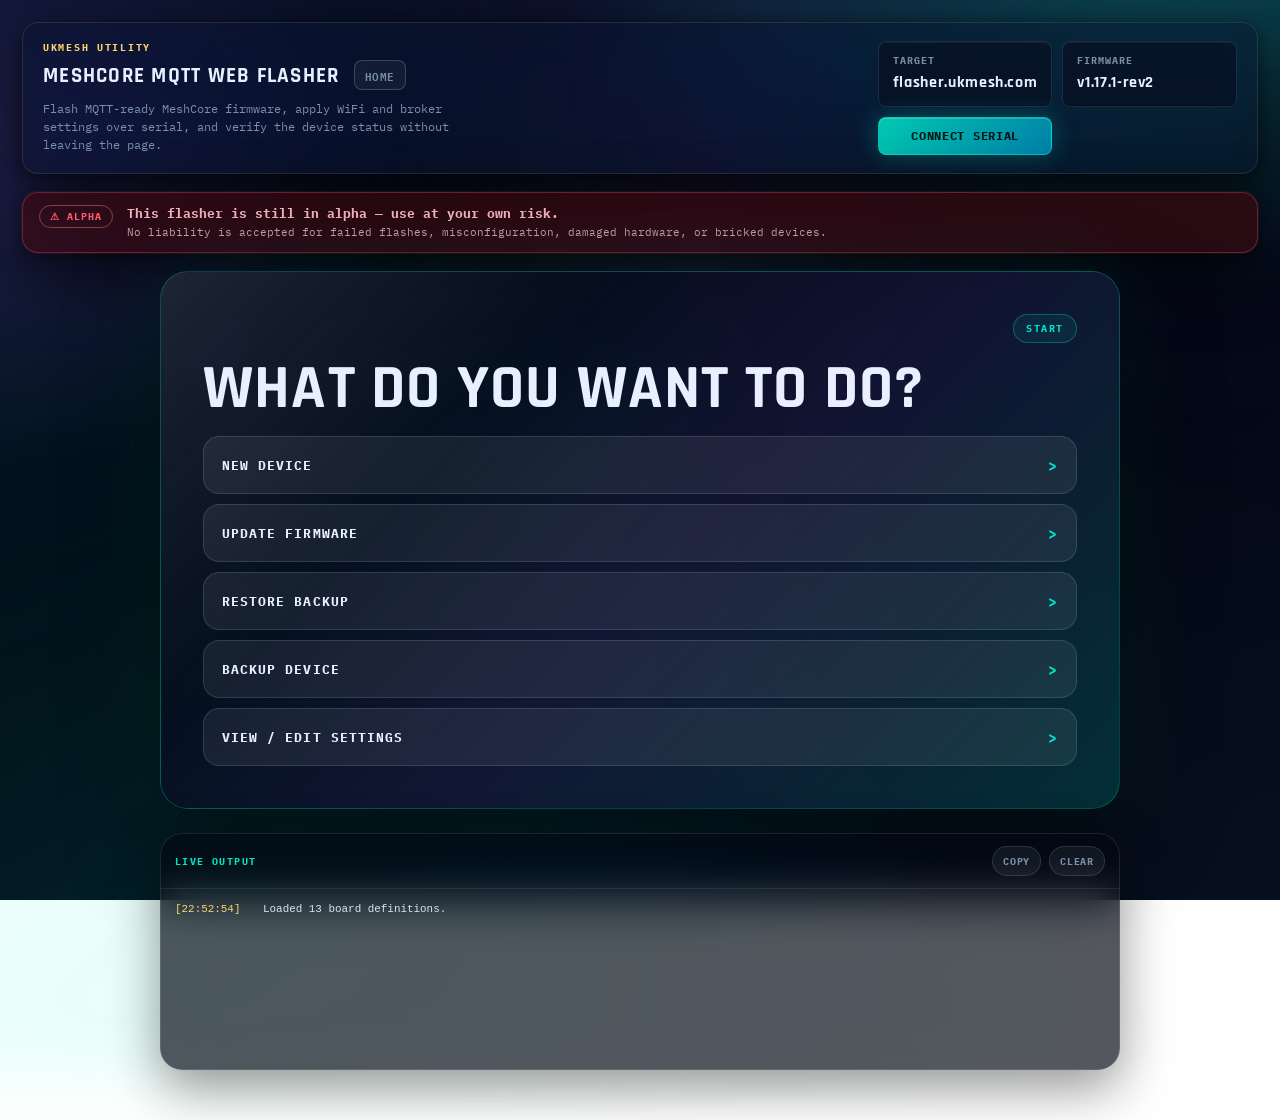
<file: index.html>
<!doctype html>
<html lang="en">
  <head>
    <meta charset="utf-8">
    <meta name="viewport" content="width=device-width, initial-scale=1">
    <title>MeshCore MQTT Web Flasher</title>
    <link rel="preconnect" href="https://fonts.googleapis.com">
    <link rel="preconnect" href="https://fonts.gstatic.com" crossorigin>
    <link rel="stylesheet" href="assets/styles.css?v=20260915-2120">
  </head>
  <body>
    <div class="app-shell">
      <header class="topbar">
        <div class="topbar__brand">
          <p class="eyebrow">UKMesh Utility</p>
          <div class="topbar__title-row">
            <h1>MeshCore MQTT Web Flasher</h1>
            <a class="topbar__home-link" href="https://www.ukmesh.com">Home</a>
          </div>
          <p class="topbar__summary">
            Flash MQTT-ready MeshCore firmware, apply WiFi and broker settings over serial,
            and verify the device status without leaving the page.
          </p>
        </div>
        <div class="topbar__meta">
          <div class="meta-pill">
            <span class="meta-pill__label">Target</span>
            <span class="meta-pill__value">flasher.ukmesh.com</span>
          </div>
          <div class="meta-pill">
            <span class="meta-pill__label">Firmware</span>
            <span class="meta-pill__value" id="firmware-version">Loading</span>
          </div>
          <button class="button button--primary" id="nav-serial-button" type="button">Connect Serial</button>
        </div>
      </header>

      <section class="notice-bar" aria-label="Alpha warning">
        <div class="notice-bar__badge">⚠ Alpha</div>
        <div class="notice-bar__content">
          <strong>This flasher is still in alpha — use at your own risk.</strong>
          <span>
            No liability is accepted for failed flashes, misconfiguration, damaged hardware, or bricked devices.
          </span>
        </div>
      </section>

      <!-- Advanced stepper is kept for development fallback; the production flow uses the guided progress bar. -->
      <nav class="step-stepper" id="step-stepper" aria-label="Workflow steps" hidden>
        <button class="step-stepper__item" data-stepper-target="read-device" type="button">
          <span class="step-stepper__num"><span class="step-stepper__num-text">1</span></span>
          <span>Backup</span>
        </button>
        <button class="step-stepper__item" data-stepper-target="choose-board" type="button">
          <span class="step-stepper__num"><span class="step-stepper__num-text">2</span></span>
          <span>Board</span>
        </button>
        <button class="step-stepper__item" data-stepper-target="flash-firmware" type="button">
          <span class="step-stepper__num"><span class="step-stepper__num-text">3</span></span>
          <span>Flash</span>
        </button>
        <button class="step-stepper__item" data-stepper-target="device-settings" type="button">
          <span class="step-stepper__num"><span class="step-stepper__num-text">4</span></span>
          <span>Configure</span>
        </button>
        <button class="step-stepper__item" data-stepper-target="configure-device" type="button">
          <span class="step-stepper__num"><span class="step-stepper__num-text">5</span></span>
          <span>Apply</span>
        </button>
      </nav>

      <div id="simple-progress" class="simple-progress" aria-label="Simple workflow progress" hidden>
        <div class="simple-progress__dots" aria-hidden="true">
          <span class="simple-progress__dot" data-step="read-device"></span>
          <span class="simple-progress__dot" data-step="choose-board"></span>
          <span class="simple-progress__dot" data-step="flash-firmware"></span>
          <span class="simple-progress__dot" data-step="device-settings"></span>
          <span class="simple-progress__dot" data-step="configure-device"></span>
        </div>
        <span class="simple-progress__label" id="simple-progress-label">Step 1 of 5</span>
      </div>

      <section class="guided-console" id="guided-console" aria-live="polite"></section>
      <section class="guided-log" aria-label="Live serial and flasher output">
        <div class="guided-log__header">
          <span>Live Output</span>
          <div class="guided-log__actions">
            <button class="guided-log__button" id="guided-copy-log-button" type="button">Copy</button>
            <button class="guided-log__button" id="guided-clear-log-button" type="button">Clear</button>
          </div>
        </div>
        <div class="guided-log__pane" id="guided-log-pane" aria-live="polite">
          <p><span>[--:--:--]</span> Waiting for activity.</p>
        </div>
      </section>

      <main class="workspace">
        <section class="workflow">
          <div class="workflow__content">
            <section class="panel panel--wide mode-gate" id="mode-gate">
              <div class="panel__header">
                <div>
                  <p class="panel__eyebrow">Guided Setup</p>
                  <h2>What are you doing today?</h2>
                </div>
                <span class="panel__status panel__status--ready">Start Here</span>
              </div>
              <div class="mode-gate__body">
                <div class="intent-section">
                  <p class="intent-section__intro">Pick one mission. The flasher will guide every step after this.</p>
                  <div class="intent-section__options">
                    <button class="intent-option" id="intent-fresh-install" type="button" data-num="01">
                      <span class="intent-option__eyebrow">01 — Fresh Install</span>
                      <strong>New Device</strong>
                      <span>Use this for a blank or newly erased device. We will flash firmware, then create settings.</span>
                      <span class="intent-option__cta">Start guided install →</span>
                    </button>
                    <button class="intent-option" id="intent-firmware-update" type="button" data-num="02">
                      <span class="intent-option__eyebrow">02 — Firmware Update</span>
                      <strong>Update Firmware</strong>
                      <span>Use this when the device already works. We will back it up first, then update safely.</span>
                      <span class="intent-option__cta">Start guided update →</span>
                    </button>
                    <button class="intent-option intent-option--restore" id="intent-restore-backup" type="button" data-num="03">
                      <span class="intent-option__eyebrow">03 — Restore Backup</span>
                      <strong>Restore from File</strong>
                      <span>Use this when you have a saved backup. We will load it, flash if needed, then apply settings.</span>
                      <span class="intent-option__cta">Start guided restore →</span>
                    </button>
                    <button class="intent-option intent-option--backup" id="intent-capture-backup" type="button" data-num="04">
                      <span class="intent-option__eyebrow">04 — Backup Device</span>
                      <strong>Capture Backup</strong>
                      <span>Connect a working device and save its settings to a file. No flashing, no changes.</span>
                      <span class="intent-option__cta">Start guided backup →</span>
                    </button>
                    <button class="intent-option" id="intent-view-settings" type="button" data-num="05">
                      <span class="intent-option__eyebrow">05 — View / Edit Settings</span>
                      <strong>Edit Device Settings</strong>
                      <span>Connect a working device, read its current settings, edit them, and apply changes.</span>
                      <span class="intent-option__cta">View device settings →</span>
                    </button>
                  </div>
                </div>
              </div>
            </section>

            <div id="workflow-panels" hidden>
            <section class="panel panel--wide step-panel" id="read-device">
              <div class="panel__header">
                <div>
                  <p class="panel__eyebrow">Step 1</p>
                  <h2>Read Current Device Info</h2>
                </div>
                <span class="panel__status panel__status--idle" id="device-read-state">Not read</span>
              </div>
              <div class="step-panel__body">
              <div class="step-brief" id="step-1-brief">
                <span class="step-brief__label">Mission Brief</span>
                <p id="step-1-brief-text">Read the current device settings before flashing — this captures your identity key, guest password, WiFi credentials, and MQTT brokers so they can be restored after flashing.</p>
              </div>
              <input type="file" id="restore-backup-input" accept=".json,.txt" hidden>
              <div class="action-row">
                <button class="button button--primary" id="capture-device-button" type="button">Read Current Device Info</button>
                <button class="button button--ghost" id="upload-backup-button" type="button">Upload Backup File</button>
                <button class="button button--ghost" id="download-backup-button" type="button" disabled>Download Encrypted Backup</button>
                <button class="button button--ghost" id="clear-device-data-button" type="button">Clear Device Data</button>
                <button class="button button--ghost" id="skip-backup-button" type="button" hidden>Skip Backup →</button>
              </div>
              <div id="backup-summary" class="backup-summary" hidden></div>
              <div class="state-grid device-snapshot-grid">
                <div class="state-chip">
                  <span class="state-chip__label">Current Name</span>
                  <strong id="captured-name"><span class="badge-uncaptured">→ Read device first</span></strong>
                </div>
                <div class="state-chip">
                  <span class="state-chip__label">Current Latitude</span>
                  <strong id="captured-lat"><span class="badge-uncaptured">→ Read device first</span></strong>
                </div>
                <div class="state-chip">
                  <span class="state-chip__label">Current Longitude</span>
                  <strong id="captured-lon"><span class="badge-uncaptured">→ Read device first</span></strong>
                </div>
                <div class="state-chip">
                  <span class="state-chip__label">Current Private Key</span>
                  <strong id="captured-private-key"><span class="badge-uncaptured">→ Read device first</span></strong>
                </div>
                <div class="state-chip">
                  <span class="state-chip__label">Current Guest Password</span>
                  <strong id="captured-guest-password"><span class="badge-uncaptured">→ Read device first</span></strong>
                </div>
                <div class="state-chip">
                  <span class="state-chip__label">Current WiFi SSID</span>
                  <strong id="captured-wifi-ssid"><span class="badge-uncaptured">→ Read device first</span></strong>
                </div>
                <div class="state-chip state-chip--wide">
                  <span class="state-chip__label">Current MQTT URIs</span>
                  <strong id="captured-mqtt-uri"><span class="badge-uncaptured">→ Read device first</span></strong>
                </div>
              </div>
              <div class="note-list">
                <p>Read the current device values before flashing. Captured identity and credentials stay in memory for this session and pre-fill Step 4 and Step 5 where possible.</p>
                <p>Device data is not autosaved. You can export an encrypted backup with a passphrase; it expires after 7 days. Keep the passphrase separate from the backup file. Older plain-text backups require an explicit confirmation before import.</p>
                <p id="captured-meta">Nothing captured in this browser for this board yet.</p>
              </div>
              <div class="step-continue-callout" id="read-device-continue" hidden>
                <span class="step-continue-callout__message" id="read-device-continue-msg">Ready — continue to board selection</span>
                <button class="button button--primary button--small" type="button" data-continue-to="choose-board">Continue to Board →</button>
              </div>
              </div>
            </section>

            <section class="panel panel--wide step-panel" id="choose-board">
              <div class="panel__header">
                <div>
                  <p class="panel__eyebrow">Step 2</p>
                  <h2>Choose Board</h2>
                </div>
                <span class="panel__status panel__status--ready">Ready</span>
              </div>
              <div class="step-panel__body">
              <div class="step-brief">
                <span class="step-brief__label">Mission Brief</span>
                <p>Select the hardware target for this flash. The board determines which firmware binary is downloaded and flashed. If you read a device in Step 1, it may have been auto-detected.</p>
              </div>
              <div class="board-grid">
                <div class="field field--span-2">
                  <span class="field__label">Supported board</span>
                  <div class="board-picker">
                    <div class="board-combobox" id="board-combobox">
                      <button
                        class="board-combobox__trigger"
                        id="board-trigger"
                        type="button"
                        aria-haspopup="listbox"
                        aria-expanded="false"
                      >
                        <span id="board-trigger-label">Loading</span>
                      </button>
                      <div class="board-combobox__menu" id="board-menu" hidden>
                        <input
                          class="board-combobox__search"
                          id="board-search"
                          type="text"
                          placeholder="Filter boards"
                          autocomplete="off"
                        >
                        <div class="board-combobox__options" id="board-options" role="listbox"></div>
                      </div>
                      <select id="board-select" class="board-combobox__native" aria-hidden="true" tabindex="-1"></select>
                    </div>
                  </div>
                </div>
                <div class="info-card advanced-only">
                  <span class="info-card__label">Firmware family</span>
                  <strong id="firmware-family">Loading</strong>
                </div>
                <div class="info-card advanced-only">
                  <span class="info-card__label">Latest build</span>
                  <strong id="build-label">Loading</strong>
                </div>
                <div class="info-card advanced-only">
                  <span class="info-card__label">Flash package</span>
                  <strong id="flash-package">Loading</strong>
                </div>
                <div class="info-card advanced-only">
                  <span class="info-card__label">Hardware check</span>
                  <strong id="hardware-check">Loading</strong>
                </div>
              </div>
              <div class="step-continue-callout" id="choose-board-continue" hidden>
                <span class="step-continue-callout__message" id="choose-board-continue-msg">Board selected — continue to flash firmware</span>
                <button class="button button--primary button--small" type="button" data-continue-to="flash-firmware">Continue to Flash →</button>
              </div>
              </div>
            </section>

            <section class="panel panel--wide step-panel" id="flash-firmware">
              <div class="panel__header">
                <div>
                  <p class="panel__eyebrow">Step 3</p>
                  <h2>Choose Radio Settings and Flash Firmware</h2>
                </div>
                <span class="panel__status panel__status--idle" id="flash-state">Idle</span>
              </div>
              <div class="step-panel__body">
              <div class="step-brief" id="step-3-brief">
                <span class="step-brief__label">Mission Brief</span>
                <p id="step-3-brief-text">Flash the firmware to your device. Choose Full Flash for a clean install, or Firmware Update to replace only the application partition and preserve other data.</p>
              </div>
              <div class="firmware-branch-selector">
                <label class="field">
                  <span class="field__label">Firmware Branch</span>
                  <select id="firmware-branch" name="firmwareBranch" disabled aria-label="Only stable firmware is currently published">
                    <option value="main" selected>Main (Stable)</option>
                  </select>
                </label>
              </div>
              <div class="radio-config">
                <div class="panel__header panel__header--compact">
                  <div>
                    <p class="panel__eyebrow">Radio</p>
                    <h3>LoRa Profile</h3>
                  </div>
                </div>
                <div class="settings-grid settings-grid--radio" id="radio-settings">
                  <label class="field field--span-2">
                    <span class="field__label">Preset</span>
                    <select id="radio-preset" name="radioPreset">
                      <option value="EU_UK_RECOMMENDED" selected>EU/UK (Narrow/Recommended)</option>
                      <option value="EU_UK_LONG_RANGE">EU/UK (Long Range)</option>
                      <option value="EU_UK_MEDIUM_RANGE">EU/UK (Medium Range)</option>
                      <option value="US_CA_RECOMMENDED">USA/Canada (Recommended)</option>
                      <option value="AU_RECOMMENDED">Australia</option>
                      <option value="AU_VICTORIA">Australia: Victoria</option>
                      <option value="CZECH_NARROW">Czech Republic (Narrow)</option>
                      <option value="EU_433_LONG_RANGE">EU 433MHz (Long Range)</option>
                      <option value="NZ_RECOMMENDED">New Zealand</option>
                      <option value="NZ_NARROW">New Zealand (Narrow)</option>
                      <option value="PORTUGAL_433">Portugal 433</option>
                      <option value="PORTUGAL_868">Portugal 868</option>
                      <option value="SWITZERLAND">Switzerland</option>
                      <option value="VIETNAM">Vietnam</option>
                      <option value="CUSTOM">Custom</option>
                    </select>
                  </label>
                  <label class="field advanced-only">
                    <span class="field__label">Frequency (MHz)</span>
                    <input type="text" id="radio-frequency" name="radioFrequency" value="869.618">
                  </label>
                  <label class="field advanced-only">
                    <span class="field__label">Bandwidth (kHz)</span>
                    <input type="text" id="radio-bandwidth" name="radioBandwidth" value="62.5">
                  </label>
                  <label class="field advanced-only">
                    <span class="field__label">Spreading Factor</span>
                    <input type="text" id="radio-sf" name="radioSf" value="8">
                  </label>
                  <label class="field advanced-only">
                    <span class="field__label">Coding Rate</span>
                    <input type="text" id="radio-cr" name="radioCr" value="8">
                  </label>
                </div>
                <div class="radio-config__command advanced-only">
                  <span class="field__label">MeshCore CLI Command</span>
                  <strong id="radio-command">set radio 869.525,62.5,8,5</strong>
                </div>
              </div>
              <div class="flash-intent-hint" id="flash-intent-hint" hidden></div>
              <div class="action-row">
                    <button class="button button--primary" id="flash-button" type="button">Flash Full Firmware</button>
                    <button class="button button--secondary" id="update-button" type="button">Flash Update Only</button>
                    <button class="button button--ghost" id="manifest-button" type="button">View Manifest</button>
              </div>
              <div class="artifact-strip">
                <div class="artifact-strip__item">
                  <span>Full Image</span>
                  <strong id="artifact-full-name">Loading</strong>
                </div>
                <div class="artifact-strip__item">
                  <span>Update Image</span>
                  <strong id="artifact-update-name">Loading</strong>
                </div>
              </div>
              <div id="board-notes-callout" class="board-notes" hidden></div>
              <div class="progress-block">
                <div class="progress-block__track">
                  <div class="progress-block__bar" id="flash-progress-bar"></div>
                </div>
                <div class="progress-block__meta">
                  <span id="flash-progress-text">Waiting to start</span>
                  <span id="flash-progress-percent">0%</span>
                </div>
                <p class="progress-block__label" id="flash-progress-label"></p>
              </div>
              <div class="reconnect-banner" id="reconnect-banner-flash" hidden>
                ⚡ Flash complete — reconnect serial to continue →
                <button class="button button--primary button--small" type="button" id="reconnect-flash-button">Connect Serial</button>
              </div>
              <div class="step-continue-callout" id="flash-firmware-continue" hidden>
                <span class="step-continue-callout__message" id="flash-firmware-continue-msg">Firmware flashed — continue to configure</span>
                <button class="button button--primary button--small" type="button" data-continue-to="device-settings">Continue to Configure →</button>
              </div>
              <div class="note-list">
                <p>Choose the radio profile first, then flash the firmware. The selected radio command is applied afterward in the Configure Device step, followed by a reboot so the radio changes take effect.</p>
                <p><code>Flash Update Only</code> now mirrors the official MeshCore browser flasher path: bootloader, partitions, <code>boot_app0</code>, and the app image are written without a full chip erase.</p>
                <p><code>Flash Full Firmware</code> mirrors the official destructive path: one full image written at <code>0x00000</code> with a full chip erase first, so treat it as recovery / first-install only.</p>
                <p class="advanced-only">The preset populates the MeshCore CLI command, but you can edit frequency, bandwidth, SF, and CR manually.</p>
                <p class="advanced-only">The browser handles flashing over Web Serial locally. Firmware binaries are served from this host only.</p>
              </div>
              </div>
            </section>

            <section class="panel panel--wide step-panel" id="device-settings">
              <div class="panel__header">
                <div>
                  <p class="panel__eyebrow">Step 4</p>
                  <h2>Configure Device</h2>
                </div>
                <span class="panel__status panel__status--idle" id="settings-state">Pending</span>
              </div>
              <div class="step-panel__body">
              <div class="step-brief">
                <span class="step-brief__label">Mission Brief</span>
                <p>Set the device name, identity key, guest password, and radio region. Fields are pre-filled from the values captured in Step 1 where available.</p>
              </div>
              <div class="captured-values">
                <div class="panel__header panel__header--compact">
                  <div>
                    <p class="panel__eyebrow">Captured Values</p>
                    <h3>Captured This Session</h3>
                  </div>
                </div>
                <div class="state-grid device-snapshot-grid">
                  <div class="state-chip">
                    <span class="state-chip__label">Name</span>
                    <strong id="prefill-name"><span class="badge-uncaptured">→ Read device first</span></strong>
                  </div>
                  <div class="state-chip">
                    <span class="state-chip__label">Latitude</span>
                    <strong id="prefill-lat"><span class="badge-uncaptured">→ Read device first</span></strong>
                  </div>
                  <div class="state-chip">
                    <span class="state-chip__label">Longitude</span>
                    <strong id="prefill-lon"><span class="badge-uncaptured">→ Read device first</span></strong>
                  </div>
                  <div class="state-chip">
                    <span class="state-chip__label">Private Key</span>
                    <strong id="prefill-private-key"><span class="badge-uncaptured">→ Read device first</span></strong>
                  </div>
                </div>
              </div>
              <form class="settings-form-layout" id="settings-form">

                <!-- DEVICE / IDENTITY -->
                <section class="settings-section-card">
                  <div class="settings-section-card__header">
                    <p class="panel__eyebrow">Identity</p>
                    <h3>Repeater Identity</h3>
                  </div>
                  <div class="settings-grid">
                    <label class="field field--span-2">
                      <span class="field__label">Repeater Name</span>
                      <input
                        id="repeater-name"
                        type="text"
                        name="repeaterName"
                        maxlength="31"
                        placeholder="Leave blank to keep the current node name"
                      >
                      <span class="field__hint">Optional. MeshCore allows up to 31 characters and rejects `[ ] \ : , ? *`.</span>
                    </label>
                    <div class="field field--span-2 field--with-reveal">
                      <span class="field__label">Private Key</span>
                      <input
                        id="private-key"
                        type="password"
                        name="privateKey"
                        placeholder="128 hex characters, leave blank to keep the current key"
                        autocomplete="off"
                        spellcheck="false"
                      >
                      <button class="btn-eye" type="button" aria-label="Reveal private key" data-eye-target="private-key">👁</button>
                      <span class="field__hint">Optional. MeshCore expects a 128-character hex private key and applies it after reboot.</span>
                    </div>
                  </div>
                </section>

                <section class="settings-section-card">
                  <div class="settings-section-card__header">
                    <p class="panel__eyebrow">Access</p>
                    <h3>Passwords And Location</h3>
                  </div>
                  <div class="settings-grid">
                    <label class="field">
                      <span class="field__label">Guest Password</span>
                      <input
                        id="guest-password"
                        type="password"
                        name="guestPassword"
                        maxlength="15"
                        placeholder="Leave blank to keep current"
                        autocomplete="off"
                      >
                      <span class="field__hint">Optional. Up to 15 characters.</span>
                    </label>
                    <label class="field">
                      <span class="field__label">Admin Password</span>
                      <input
                        id="admin-password"
                        type="password"
                        name="adminPassword"
                        maxlength="15"
                        placeholder="Leave blank to keep current"
                        autocomplete="off"
                      >
                      <span class="field__hint">Optional. Up to 15 characters.</span>
                    </label>
                    <label class="field">
                      <span class="field__label">Latitude</span>
                      <input
                        id="device-lat"
                        type="text"
                        name="deviceLat"
                        placeholder="e.g. 51.5074"
                        inputmode="decimal"
                      >
                    </label>
                    <label class="field">
                      <span class="field__label">Longitude</span>
                      <input
                        id="device-lon"
                        type="text"
                        name="deviceLon"
                        placeholder="e.g. -0.1278"
                        inputmode="decimal"
                      >
                    </label>
                  </div>
                </section>

                <section class="settings-section-card">
                  <div class="settings-section-card__header">
                    <p class="panel__eyebrow">WiFi</p>
                    <h3>Transport Network</h3>
                  </div>
                  <div class="settings-grid">
                    <label class="field">
                      <span class="field__label">WiFi SSID</span>
                      <input type="text" name="wifiSsid" autocomplete="off" autocapitalize="none" spellcheck="false">
                    </label>
                    <label class="field">
                      <span class="field__label">WiFi Password</span>
                      <input type="password" name="wifiPassword" autocomplete="new-password" autocapitalize="none" spellcheck="false">
                    </label>
                  </div>
                </section>

                <!-- MQTT SETTINGS (merged from step 5) -->
                <section class="settings-section-card">
                  <div class="settings-section-card__header">
                    <p class="panel__eyebrow">MQTT</p>
                    <h3>Broker Settings</h3>
                  </div>
                  <div class="mqtt-broker-stack">
                    <p class="settings-intro simple-only">Simple mode uses broker 1 only.</p>
                    <p class="settings-intro advanced-only">Shared model and client version apply to every enabled broker. Each broker pair exposes one primary broker and one optional status broker.</p>
                    <div class="mqtt-control-strip">
                    <div class="captured-values mqtt-broker-card mqtt-broker-card--compact advanced-only">
                      <div class="panel__header panel__header--compact">
                        <div>
                          <p class="panel__eyebrow">Shared MQTT</p>
                          <h3>Applies To All Enabled Brokers</h3>
                        </div>
                      </div>
                      <div class="settings-grid">
                        <label class="field">
                          <span class="field__label">Model Label</span>
                          <input type="text" name="model" value="Heltec V3" form="settings-form">
                        </label>
                        <label class="field field--span-2">
                          <span class="field__label">Client Version</span>
                          <input type="text" name="clientVersion" value="custom-mqtt-observer/1.0.0" form="settings-form">
                        </label>
                      </div>
                    </div>

                    <div class="captured-values mqtt-broker-card mqtt-broker-card--compact advanced-only">
                      <div class="panel__header panel__header--compact">
                        <div>
                          <p class="panel__eyebrow">Broker Count</p>
                          <h3>Additional MQTT Broker Pairs</h3>
                        </div>
                      </div>
                      <div class="settings-grid">
                        <label class="field">
                          <span class="field__label">Additional MQTT Servers</span>
                          <select id="additional-broker-count" name="additionalBrokerCount" form="settings-form">
                            <option value="0" selected>0</option>
                            <option value="1">1</option>
                            <option value="2">2</option>
                          </select>
                          <span class="field__hint">Broker pair 1 uses slots 1–2. Add up to 2 more pairs (slots 1–6).</span>
                        </label>
                      </div>
                    </div>
                    </div>

                    <div class="captured-values mqtt-broker-card mqtt-broker-card--pair">
                      <div class="panel__header panel__header--compact">
                        <div>
                          <p class="panel__eyebrow">Broker 1</p>
                          <h3><span class="simple-only">Primary Broker</span><span class="advanced-only">Broker 1 + Optional Status Broker 2</span></h3>
                        </div>
                      </div>
                      <div class="settings-grid">
                        <label class="field field--span-2">
                          <span class="field__label">Broker 1 URI</span>
                          <input type="text" name="mqttUri" form="settings-form">
                        </label>
                        <label class="field">
                          <span class="field__label">Broker 1 Username</span>
                          <input type="text" name="mqttUsername" form="settings-form">
                        </label>
                        <label class="field">
                          <span class="field__label">Broker 1 Password</span>
                          <input type="password" name="mqttPassword" form="settings-form">
                        </label>
                        <label class="field field--span-2">
                          <span class="field__label">Use MeshCore default topic root</span>
                          <span class="mqtt-status-toggle">
                            <input id="mqtt-broker-1-use-default-topic" type="checkbox" form="settings-form" checked>
                            <span>Use MeshCore default topic root</span>
                          </span>
                        </label>
                        <label class="field field--span-2">
                          <span class="field__label">Broker 1 Topic Root</span>
                          <input type="text" name="topicRoot" value="meshcore" form="settings-form">
                        </label>
                        <label class="field">
                          <span class="field__label">Broker 1 IATA</span>
                          <input type="text" name="iata" value="LHR" form="settings-form">
                        </label>
                        <label class="field">
                          <span class="field__label field__label--with-indicator">
                            <span>Broker 1 Retain Status</span>
                            <span class="retain-indicator retain-indicator--idle" id="retain-indicator-1">Waiting</span>
                          </span>
                          <select name="retainStatus" form="settings-form">
                            <option value="0">Off</option>
                            <option value="1">On</option>
                          </select>
                        </label>
                        <label class="field field--span-2 advanced-only" id="mqtt-status-toggle-row-1">
                          <span class="field__label">Enable optional status broker</span>
                          <span class="mqtt-status-toggle">
                            <input id="mqtt-status-broker-1-enabled" type="checkbox" name="mqtt-status-broker-1-enabled" form="settings-form">
                            <span>Enable optional broker</span>
                          </span>
                        </label>
                      </div>
                      <p class="mqtt-topic-preview" id="mqtt-broker-1-topic-preview"></p>
                      <div class="settings-grid mqtt-status-section advanced-only" id="mqtt-status-broker-1" hidden>
                        <div class="mqtt-subsection-title">Optional Status Broker 2</div>
                        <label class="field field--span-2">
                          <span class="field__label">Broker 2 URI</span>
                          <input type="text" name="mqttBroker2Uri" form="settings-form">
                        </label>
                        <label class="field">
                          <span class="field__label">Broker 2 Username</span>
                          <input type="text" name="mqttBroker2Username" form="settings-form">
                        </label>
                        <label class="field">
                          <span class="field__label">Broker 2 Password</span>
                          <input type="password" name="mqttBroker2Password" form="settings-form">
                        </label>
                        <label class="field field--span-2">
                          <span class="field__label">Use MeshCore default topic root</span>
                          <span class="mqtt-status-toggle">
                            <input id="mqtt-broker-2-use-default-topic" type="checkbox" form="settings-form">
                            <span>Use MeshCore default topic root</span>
                          </span>
                        </label>
                        <label class="field field--span-2">
                          <span class="field__label">Broker 2 Topic Root</span>
                          <input type="text" name="mqttBroker2TopicRoot" form="settings-form">
                        </label>
                        <label class="field">
                          <span class="field__label">Broker 2 IATA</span>
                          <input type="text" name="mqttBroker2Iata" form="settings-form">
                        </label>
                        <label class="field">
                          <span class="field__label">Broker 2 Retain Status</span>
                          <select name="mqttBroker2RetainStatus" form="settings-form">
                            <option value="0">Off</option>
                            <option value="1">On</option>
                          </select>
                        </label>
                      </div>
                      <p class="mqtt-topic-preview" id="mqtt-broker-2-topic-preview"></p>
                    </div>

                    <div class="captured-values mqtt-broker-card mqtt-broker-card--pair advanced-only" id="mqtt-logical-broker-2-panel" hidden>
                      <div class="panel__header panel__header--compact">
                        <div>
                          <p class="panel__eyebrow">Broker 2</p>
                          <h3>Broker 3 + Optional Status Broker 4</h3>
                        </div>
                      </div>
                      <div class="settings-grid">
                        <label class="field field--span-2">
                          <span class="field__label">Broker 3 URI</span>
                          <input type="text" name="mqttBroker3Uri" form="settings-form">
                        </label>
                        <label class="field">
                          <span class="field__label">Broker 3 Username</span>
                          <input type="text" name="mqttBroker3Username" form="settings-form">
                        </label>
                        <label class="field">
                          <span class="field__label">Broker 3 Password</span>
                          <input type="password" name="mqttBroker3Password" form="settings-form">
                        </label>
                        <label class="field field--span-2">
                          <span class="field__label">Use MeshCore default topic root</span>
                          <span class="mqtt-status-toggle">
                            <input id="mqtt-broker-3-use-default-topic" type="checkbox" form="settings-form">
                            <span>Use MeshCore default topic root</span>
                          </span>
                        </label>
                        <label class="field field--span-2">
                          <span class="field__label">Broker 3 Topic Root</span>
                          <input type="text" name="mqttBroker3TopicRoot" form="settings-form">
                        </label>
                        <label class="field">
                          <span class="field__label">Broker 3 IATA</span>
                          <input type="text" name="mqttBroker3Iata" form="settings-form">
                        </label>
                        <label class="field">
                          <span class="field__label field__label--with-indicator">
                            <span>Broker 3 Retain Status</span>
                            <span class="retain-indicator retain-indicator--idle" id="retain-indicator-3">Waiting</span>
                          </span>
                          <select name="mqttBroker3RetainStatus" form="settings-form">
                            <option value="0">Off</option>
                            <option value="1">On</option>
                          </select>
                        </label>
                        <label class="field field--span-2" id="mqtt-status-toggle-row-2">
                          <span class="field__label">Enable optional status broker</span>
                          <span class="mqtt-status-toggle">
                            <input id="mqtt-status-broker-2-enabled" type="checkbox" name="mqtt-status-broker-2-enabled" form="settings-form">
                            <span>Enable optional broker</span>
                          </span>
                        </label>
                      </div>
                      <p class="mqtt-topic-preview" id="mqtt-broker-3-topic-preview"></p>
                      <div class="settings-grid mqtt-status-section" id="mqtt-status-broker-2" hidden>
                        <div class="mqtt-subsection-title">Optional Status Broker 4</div>
                        <label class="field field--span-2">
                          <span class="field__label">Broker 4 URI</span>
                          <input type="text" name="mqttBroker4Uri" form="settings-form">
                        </label>
                        <label class="field">
                          <span class="field__label">Broker 4 Username</span>
                          <input type="text" name="mqttBroker4Username" form="settings-form">
                        </label>
                        <label class="field">
                          <span class="field__label">Broker 4 Password</span>
                          <input type="password" name="mqttBroker4Password" form="settings-form">
                        </label>
                        <label class="field field--span-2">
                          <span class="field__label">Use MeshCore default topic root</span>
                          <span class="mqtt-status-toggle">
                            <input id="mqtt-broker-4-use-default-topic" type="checkbox" form="settings-form">
                            <span>Use MeshCore default topic root</span>
                          </span>
                        </label>
                        <label class="field field--span-2">
                          <span class="field__label">Broker 4 Topic Root</span>
                          <input type="text" name="mqttBroker4TopicRoot" form="settings-form">
                        </label>
                        <label class="field">
                          <span class="field__label">Broker 4 IATA</span>
                          <input type="text" name="mqttBroker4Iata" form="settings-form">
                        </label>
                        <label class="field">
                          <span class="field__label">Broker 4 Retain Status</span>
                          <select name="mqttBroker4RetainStatus" form="settings-form">
                            <option value="0">Off</option>
                            <option value="1">On</option>
                          </select>
                        </label>
                      </div>
                      <p class="mqtt-topic-preview" id="mqtt-broker-4-topic-preview"></p>
                    </div>

                    <div class="captured-values mqtt-broker-card mqtt-broker-card--pair advanced-only" id="mqtt-logical-broker-3-panel" hidden>
                      <div class="panel__header panel__header--compact">
                        <div>
                          <p class="panel__eyebrow">Broker 3</p>
                          <h3>Broker 5 + Optional Status Broker 6</h3>
                        </div>
                      </div>
                      <div class="settings-grid">
                        <label class="field field--span-2">
                          <span class="field__label">Broker 5 URI</span>
                          <input type="text" name="mqttBroker5Uri" form="settings-form">
                        </label>
                        <label class="field">
                          <span class="field__label">Broker 5 Username</span>
                          <input type="text" name="mqttBroker5Username" form="settings-form">
                        </label>
                        <label class="field">
                          <span class="field__label">Broker 5 Password</span>
                          <input type="password" name="mqttBroker5Password" form="settings-form">
                        </label>
                        <label class="field field--span-2">
                          <span class="field__label">Use MeshCore default topic root</span>
                          <span class="mqtt-status-toggle">
                            <input id="mqtt-broker-5-use-default-topic" type="checkbox" form="settings-form">
                            <span>Use MeshCore default topic root</span>
                          </span>
                        </label>
                        <label class="field field--span-2">
                          <span class="field__label">Broker 5 Topic Root</span>
                          <input type="text" name="mqttBroker5TopicRoot" form="settings-form">
                        </label>
                        <label class="field">
                          <span class="field__label">Broker 5 IATA</span>
                          <input type="text" name="mqttBroker5Iata" form="settings-form">
                        </label>
                        <label class="field">
                          <span class="field__label field__label--with-indicator">
                            <span>Broker 5 Retain Status</span>
                            <span class="retain-indicator retain-indicator--idle" id="retain-indicator-5">Waiting</span>
                          </span>
                          <select name="mqttBroker5RetainStatus" form="settings-form">
                            <option value="0">Off</option>
                            <option value="1">On</option>
                          </select>
                        </label>
                        <label class="field field--span-2" id="mqtt-status-toggle-row-3">
                          <span class="field__label">Enable optional status broker</span>
                          <span class="mqtt-status-toggle">
                            <input id="mqtt-status-broker-3-enabled" type="checkbox" name="mqtt-status-broker-3-enabled" form="settings-form">
                            <span>Enable optional broker</span>
                          </span>
                        </label>
                      </div>
                      <p class="mqtt-topic-preview" id="mqtt-broker-5-topic-preview"></p>
                      <div class="settings-grid mqtt-status-section" id="mqtt-status-broker-3" hidden>
                        <div class="mqtt-subsection-title">Optional Status Broker 6</div>
                        <label class="field field--span-2">
                          <span class="field__label">Broker 6 URI</span>
                          <input type="text" name="mqttBroker6Uri" form="settings-form">
                        </label>
                        <label class="field">
                          <span class="field__label">Broker 6 Username</span>
                          <input type="text" name="mqttBroker6Username" form="settings-form">
                        </label>
                        <label class="field">
                          <span class="field__label">Broker 6 Password</span>
                          <input type="password" name="mqttBroker6Password" form="settings-form">
                        </label>
                        <label class="field field--span-2">
                          <span class="field__label">Use MeshCore default topic root</span>
                          <span class="mqtt-status-toggle">
                            <input id="mqtt-broker-6-use-default-topic" type="checkbox" form="settings-form">
                            <span>Use MeshCore default topic root</span>
                          </span>
                        </label>
                        <label class="field field--span-2">
                          <span class="field__label">Broker 6 Topic Root</span>
                          <input type="text" name="mqttBroker6TopicRoot" form="settings-form">
                        </label>
                        <label class="field">
                          <span class="field__label">Broker 6 IATA</span>
                          <input type="text" name="mqttBroker6Iata" form="settings-form">
                        </label>
                        <label class="field">
                          <span class="field__label">Broker 6 Retain Status</span>
                          <select name="mqttBroker6RetainStatus" form="settings-form">
                            <option value="0">Off</option>
                            <option value="1">On</option>
                          </select>
                        </label>
                      </div>
                      <p class="mqtt-topic-preview" id="mqtt-broker-6-topic-preview"></p>
                    </div>
                  </div>
                </section>

              </form>
              <div class="step-continue-callout" id="device-settings-continue" hidden>
                <span class="step-continue-callout__message" id="device-settings-continue-msg">Settings ready — continue to apply</span>
                <button class="button button--primary button--small" type="button" data-continue-to="configure-device">Continue to Apply →</button>
              </div>
              </div>
            </section>

            <section class="panel panel--wide step-panel" id="configure-device">
              <div class="panel__header">
                <div>
                  <p class="panel__eyebrow">Step 5</p>
                  <h2>Apply Configuration</h2>
                </div>
                <span class="panel__status panel__status--idle" id="serial-state">Serial disconnected</span>
              </div>
              <div class="step-panel__body">
              <div class="step-brief">
                <span class="step-brief__label">Mission Brief</span>
                <p>Connect to the device via USB serial and apply the configuration. Use "Apply All Settings" to send device identity, WiFi credentials, and all MQTT brokers in one pass.</p>
              </div>
              <div class="settings-actions">
                <div class="action-row settings-actions__row settings-actions__row--utility">
                  <button class="button button--ghost settings-actions__serial" id="apply-connect-serial-button" type="button">Connect Serial</button>
                </div>
                <div class="action-row settings-actions__row settings-actions__row--primary">
                  <button class="button button--primary settings-actions__apply" id="settings-apply-all-button" type="button">Apply All Settings</button>
                </div>
                <div class="action-row settings-actions__row">
                  <button class="button button--secondary settings-actions__apply" id="verify-config-button" type="button" hidden>Verify Applied Settings</button>
                </div>
                <div class="action-row settings-actions__row">
                  <button class="button button--secondary settings-actions__apply" id="settings-apply-device-wifi-button" type="button">Apply Device + WiFi</button>
                  <button class="button button--secondary settings-actions__apply" id="settings-apply-mqtt-button" type="button">Apply MQTT</button>
                </div>
              </div>
              <div class="reconnect-banner" id="reconnect-banner-config" hidden>
                ↺ Device rebooted — reconnect serial to verify →
                <button class="button button--primary button--small" type="button" id="reconnect-config-button">Connect Serial</button>
              </div>
              <ol class="command-list" id="command-list">
                <li class="command-list__item is-pending"><span>Connect USB serial</span><strong>Pending</strong></li>
                <li class="command-list__item is-pending"><span>Write radio settings</span><strong>Pending</strong></li>
                <li class="command-list__item is-pending"><span>Write repeater identity</span><strong>Pending</strong></li>
                <li class="command-list__item is-pending"><span>Write WiFi settings</span><strong>Pending</strong></li>
                <li class="command-list__item is-pending"><span>Write MQTT settings</span><strong>Pending</strong></li>
                <li class="command-list__item is-pending"><span>Reboot device</span><strong>Pending</strong></li>
              </ol>
              <div class="command-preview">
                <div class="panel__header panel__header--compact">
                  <div>
                    <p class="panel__eyebrow">Serial Payload</p>
                    <h3>Command Preview</h3>
                  </div>
                </div>
                <div class="command-preview__pane" id="command-preview-pane" aria-live="polite"></div>
              </div>
              </div>
            </section>
            </div>
          </div>
        </section>

        <aside class="sidebar">
          <section class="panel panel--compact">
            <div class="panel__header">
              <div>
                <p class="panel__eyebrow">Browser</p>
                <h2>Capability Check</h2>
              </div>
            </div>
            <div class="compatibility-card">
              <strong id="cap-overall">Checking</strong>
              <p id="cap-summary">Verifying browser support for HTTPS and Web Serial.</p>
            </div>
          </section>

          <section class="panel panel--compact">
            <div class="panel__header">
              <div>
                <p class="panel__eyebrow">Connection</p>
                <h2>Current State</h2>
              </div>
            </div>
            <div class="state-grid">
              <div class="state-chip">
                <span class="state-chip__label">Board</span>
                <strong id="state-board">Loading</strong>
              </div>
              <div class="state-chip">
                <span class="state-chip__label">Flash</span>
                <strong id="state-flash">Not started</strong>
              </div>
              <div class="state-chip">
                <span class="state-chip__label">Serial</span>
                <strong id="state-serial">Disconnected</strong>
              </div>
              <div class="state-chip">
                <span class="state-chip__label">MQTT</span>
                <strong id="state-mqtt">Awaiting verify</strong>
              </div>
            </div>
          </section>

          <section class="panel panel--compact">
            <div class="panel__header">
              <div>
                <p class="panel__eyebrow">Session</p>
                <h2>Flash Summary</h2>
              </div>
              <span class="panel__status panel__status--idle" id="verify-state">Awaiting verify</span>
            </div>
            <ul class="summary-list">
              <li class="command-list__item">
                <strong>Firmware</strong>
                <span id="summary-firmware">Not flashed</span>
              </li>
              <li class="command-list__item">
                <strong>Serial</strong>
                <span id="summary-serial">Disconnected</span>
              </li>
              <li class="command-list__item">
                <strong>Config</strong>
                <span id="summary-config">Not sent</span>
              </li>
              <li class="command-list__item">
                <strong>MQTT</strong>
                <span id="summary-mqtt">Awaiting verify</span>
              </li>
            </ul>
          </section>

          <section class="panel panel--compact">
            <div class="panel__header">
              <div>
                <p class="panel__eyebrow">Live Output</p>
                <h2>Serial Log</h2>
              </div>
              <div style="display:flex;gap:6px;">
                <button class="button button--ghost button--small" id="copy-log-button" aria-label="Copy log to clipboard">Copy</button>
                <button class="button button--ghost button--small" id="clear-log-button">Clear</button>
              </div>
            </div>
            <div class="log-pane" id="log-pane" aria-live="polite">
              <p><span>[13:20:40]</span> Ready. Select a board and start flashing.</p>
            </div>
          </section>
        </aside>
      </main>
    </div>

    <div class="toast-container" id="toast-container"></div>
    <script src="assets/security.js?v=20260917-security1"></script>
    <script src="assets/serial-lifecycle.js?v=20260923-issues1"></script>
    <script type="module" src="assets/firmware-loader.js?v=20260923-issues1"></script>
  </body>
</html>
</file>
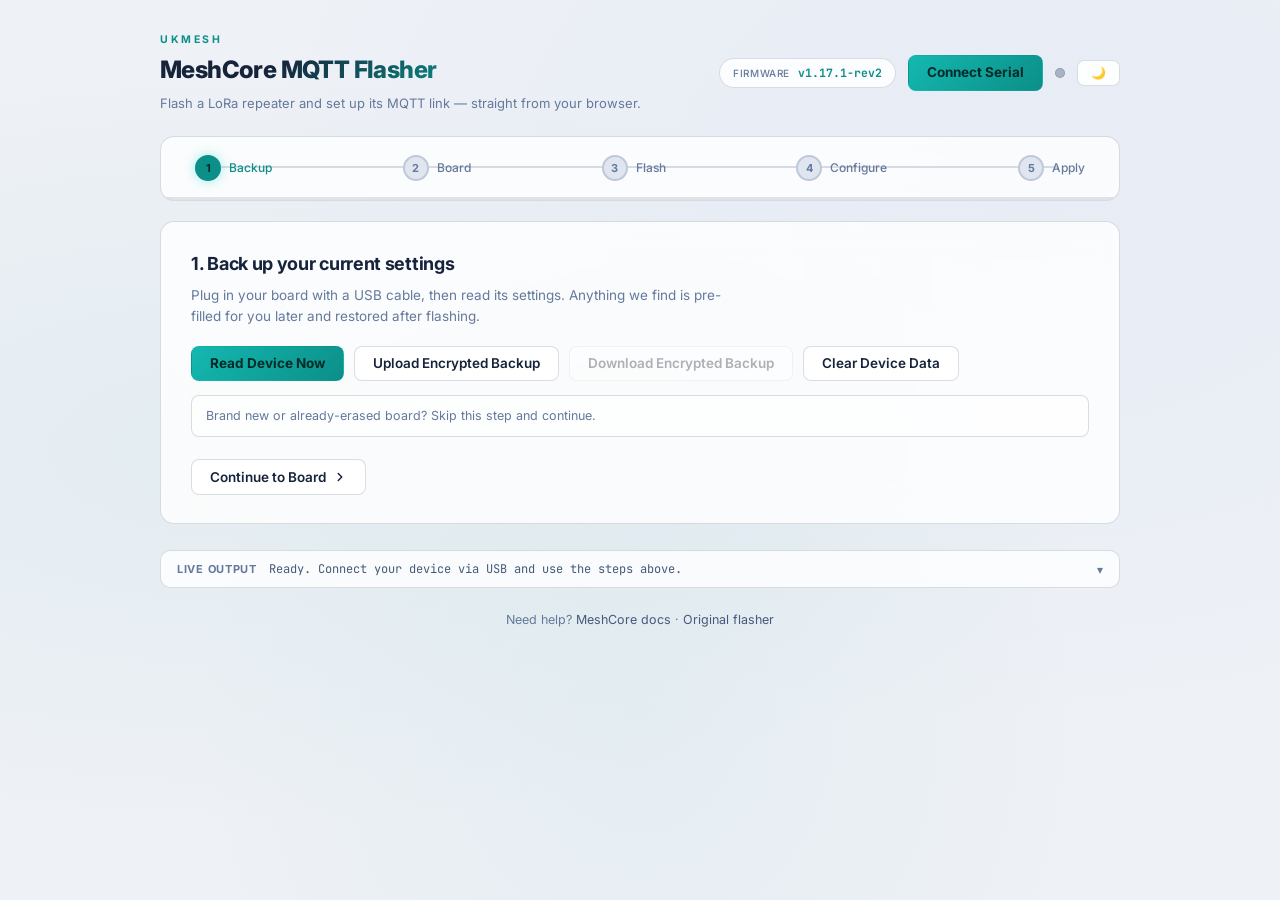
<file: new/index.html>
<!doctype html>
<html lang="en">
<head>
  <meta charset="utf-8">
  <meta name="viewport" content="width=device-width, initial-scale=1">
  <title>MeshCore MQTT Flasher — UKMesh</title>
  <link rel="preconnect" href="https://fonts.googleapis.com">
  <link rel="preconnect" href="https://fonts.gstatic.com" crossorigin>
  <link href="https://fonts.googleapis.com/css2?family=Inter:wght@400;500;600;700;800&family=JetBrains+Mono:wght@400;500;600&display=swap" rel="stylesheet">
  <link rel="stylesheet" href="assets/styles.css?v=20260915">
</head>
<body>
  <div id="toast-container"></div>
  <div class="shell">
    <div id="browser-notice" class="notice-bar" hidden>
      <span>This flasher needs <strong>Chrome, Edge or Opera</strong> on desktop — Web Serial isn't available in Firefox or Safari. Brave users: lower Shields for this site.</span>
      <button type="button" class="btn btn-small" id="btn-notice-dismiss" aria-label="Dismiss">✕</button>
    </div>
    <header class="top">
      <div class="brand">
        <div class="brand__eyebrow">UKMesh</div>
        <h1>MeshCore MQTT Flasher</h1>
        <p class="brand__tag">Flash a LoRa repeater and set up its MQTT link — straight from your browser.</p>
      </div>
      <div class="top__meta">
        <div class="pill">
          <span class="pill__label">Firmware</span>
          <span id="fw-version" class="pill__value">v1.16.0</span>
        </div>
        <button id="btn-connect" class="btn btn-primary" type="button">Connect Serial</button>
        <div id="serial-status" class="status-dot" title="Serial status"></div>
        <button id="btn-theme" class="btn btn-small btn-theme" type="button" aria-label="Switch to light mode">☀️</button>
      </div>
    </header>

    <nav class="progress" id="progress" aria-label="Wizard steps">
      <div class="progress__steps">
        <button type="button" class="step" data-step="1"><span>1</span><em>Backup</em></button>
        <button type="button" class="step" data-step="2"><span>2</span><em>Board</em></button>
        <button type="button" class="step" data-step="3"><span>3</span><em>Flash</em></button>
        <button type="button" class="step" data-step="4"><span>4</span><em>Configure</em></button>
        <button type="button" class="step" data-step="5"><span>5</span><em>Apply</em></button>
      </div>
      <div class="progress__bar"><div id="progress-bar" style="width:0%"></div></div>
    </nav>

    <main>
      <!-- STEP 1: Backup / Read -->
      <section class="panel" id="step-1">
        <h2>1. Back up your current settings</h2>
        <p class="muted">Plug in your board with a USB cable, then read its settings. Anything we find is pre-filled for you later and restored after flashing.</p>

        <div class="actions">
          <button id="btn-read-device" class="btn btn-primary" type="button">Read Device Now</button>
          <button id="btn-upload-backup" class="btn" type="button">Upload Encrypted Backup</button>
          <button id="btn-download-backup" class="btn" type="button" disabled>Download Encrypted Backup</button>
          <button id="btn-clear-device-data" class="btn" type="button">Clear Device Data</button>
        </div>

        <div id="capture-summary" class="capture-summary" hidden></div>

        <div id="capture-grid" class="grid-capture" hidden>
          <div class="chip"><span>Name</span><strong id="cap-name">—</strong></div>
          <div class="chip"><span>Lat</span><strong id="cap-lat">—</strong></div>
          <div class="chip"><span>Lon</span><strong id="cap-lon">—</strong></div>
          <div class="chip"><span>Private Key</span><strong id="cap-prv">—</strong></div>
          <div class="chip"><span>Guest Password</span><strong id="cap-guest">—</strong></div>
          <div class="chip"><span>WiFi SSID</span><strong id="cap-wifi">—</strong></div>
          <div class="chip wide"><span>MQTT Brokers</span><strong id="cap-mqtt">—</strong></div>
        </div>

        <p class="note">Brand new or already-erased board? Skip this step and continue.</p>

        <div class="nav">
          <button class="btn" id="to-step-2" type="button">Continue to Board <svg width="14" height="14" viewBox="0 0 24 24" fill="none" stroke="currentColor" stroke-width="2.5" stroke-linecap="round" stroke-linejoin="round"><polyline points="9 18 15 12 9 6"/></svg></button>
        </div>
      </section>

      <!-- STEP 2: Board -->
      <section class="panel" id="step-2" hidden>
        <h2>2. Choose your board</h2>
        <p class="muted">Pick the exact board you're flashing so we download the right firmware for it.</p>
        <select id="board-select" class="select" hidden></select>
        <div id="board-grid" class="board-grid" role="radiogroup" aria-label="Supported boards"></div>
        <div id="board-info" class="board-info"></div>

        <div class="nav">
          <button class="btn" id="back-to-1" type="button"><svg width="14" height="14" viewBox="0 0 24 24" fill="none" stroke="currentColor" stroke-width="2.5" stroke-linecap="round" stroke-linejoin="round"><polyline points="15 18 9 12 15 6"/></svg> Back</button>
          <button class="btn btn-primary" id="to-step-3" type="button">Continue to Flash <svg width="14" height="14" viewBox="0 0 24 24" fill="none" stroke="currentColor" stroke-width="2.5" stroke-linecap="round" stroke-linejoin="round"><polyline points="9 18 15 12 9 6"/></svg></button>
        </div>
      </section>

      <!-- STEP 3: Flash -->
      <section class="panel" id="step-3" hidden>
        <h2>3. Flash the firmware</h2>
        <p class="muted">Full flash installs fresh firmware and wipes the board. Update replaces only the app and keeps your current settings.</p>

        <div class="flash-board">
          <span>Flashing to</span>
          <strong id="flash-board-label">—</strong>
        </div>

        <div class="flash-actions">
          <button id="btn-flash-full" class="btn btn-primary" type="button">Flash Full Firmware</button>
          <button id="btn-flash-update" class="btn" type="button">Flash Update Only</button>
        </div>

        <div class="progress-flash">
          <div class="bar"><div id="flash-bar" style="width:0%"></div></div>
          <div id="flash-text" class="muted">Waiting to start…</div>
        </div>

        <div id="reconnect-flash" class="banner" hidden>
          Flash complete — reconnect serial to continue.
          <button class="btn btn-primary btn-small" id="btn-reconnect-flash" type="button">Connect Serial</button>
        </div>

        <div class="nav">
          <button class="btn" id="back-to-2" type="button"><svg width="14" height="14" viewBox="0 0 24 24" fill="none" stroke="currentColor" stroke-width="2.5" stroke-linecap="round" stroke-linejoin="round"><polyline points="15 18 9 12 15 6"/></svg> Back</button>
          <button class="btn btn-primary" id="to-step-4" type="button">Continue to Configure <svg width="14" height="14" viewBox="0 0 24 24" fill="none" stroke="currentColor" stroke-width="2.5" stroke-linecap="round" stroke-linejoin="round"><polyline points="9 18 15 12 9 6"/></svg></button>
        </div>
      </section>

      <!-- STEP 4: Configure (all settings, one section at a time) -->
      <section class="panel" id="step-4" hidden>
        <h2>4. Configure your board</h2>
        <p class="muted">Everything in one place — open a section, fill it in, move on. Values captured in step 1 stay in memory for this session. Encrypted backups expire after 7 days; store the passphrase separately.</p>

        <div class="cfg-accordion">

          <details class="cfg-section" open>
            <summary><span class="cfg-section__title">Identity &amp; location</span><span class="cfg-section__hint">Name, keys, passwords, GPS</span></summary>
            <div class="cfg-section__body">
              <div class="grid-2">
                <div class="field">
                  <label for="cfg-name">Repeater Name</label>
                  <input id="cfg-name" type="text" placeholder="e.g. UKMesh-Repeater" maxlength="31">
                </div>
                <div class="field">
                  <label for="cfg-prv">Private Key (128 hex chars)</label>
                  <div class="input-with-eye">
                    <input id="cfg-prv" type="password" placeholder="Leave blank to keep current" autocomplete="off" spellcheck="false">
                    <button type="button" class="eye" data-eye="cfg-prv" aria-label="Show private key">👁</button>
                  </div>
                </div>
                <div class="field">
                  <label for="cfg-guest">Guest Password</label>
                  <div class="input-with-eye">
                    <input id="cfg-guest" type="password" maxlength="15" autocomplete="off">
                    <button type="button" class="eye" data-eye="cfg-guest" aria-label="Show guest password">👁</button>
                  </div>
                </div>
                <div class="field">
                  <label for="cfg-admin">Admin Password</label>
                  <div class="input-with-eye">
                    <input id="cfg-admin" type="password" maxlength="15" autocomplete="off">
                    <button type="button" class="eye" data-eye="cfg-admin" aria-label="Show admin password">👁</button>
                  </div>
                </div>
                <div class="field">
                  <label for="cfg-lat">Latitude</label>
                  <input id="cfg-lat" type="text" placeholder="51.5074" inputmode="decimal">
                </div>
                <div class="field">
                  <label for="cfg-lon">Longitude</label>
                  <input id="cfg-lon" type="text" placeholder="-0.1278" inputmode="decimal">
                </div>
              </div>
            </div>
          </details>

          <details class="cfg-section">
            <summary><span class="cfg-section__title">WiFi <small>for MQTT</small></span><span class="cfg-section__hint">Network the board connects to</span></summary>
            <div class="cfg-section__body">
              <div class="grid-2">
                <div class="field">
                  <label for="cfg-wifi-ssid">WiFi SSID</label>
                  <input id="cfg-wifi-ssid" type="text" autocomplete="off">
                </div>
                <div class="field">
                  <label for="cfg-wifi-pass">WiFi Password</label>
                  <input id="cfg-wifi-pass" type="password" autocomplete="new-password">
                </div>
              </div>
            </div>
          </details>

          <details class="cfg-section">
            <summary><span class="cfg-section__title">Radio <small>LoRa profile</small></span><span class="cfg-section__hint">Frequency, bandwidth, spreading factor</span></summary>
            <div class="cfg-section__body">
              <div class="field">
                <label for="cfg-radio-preset">LoRa Preset</label>
                <select id="cfg-radio-preset" class="select">
                  <option value="EU_UK_RECOMMENDED" selected>EU/UK (Narrow/Recommended) — 869.618, 62.5, 8, 8</option>
                  <option value="EU_UK_LONG_RANGE">EU/UK (Long Range) — 869.525, 250, 11, 5</option>
                  <option value="EU_UK_MEDIUM_RANGE">EU/UK (Medium Range)</option>
                  <option value="US_CA_RECOMMENDED">USA/Canada (Recommended)</option>
                  <option value="AU_RECOMMENDED">Australia</option>
                  <option value="AU_VICTORIA">Australia: Victoria</option>
                  <option value="NZ_RECOMMENDED">New Zealand</option>
                  <option value="NZ_NARROW">New Zealand (Narrow)</option>
                  <option value="CZECH_NARROW">Czech Republic (Narrow)</option>
                  <option value="EU_433_LONG_RANGE">EU 433MHz (Long Range)</option>
                  <option value="PORTUGAL_433">Portugal 433</option>
                  <option value="PORTUGAL_868">Portugal 868</option>
                  <option value="SWITZERLAND">Switzerland</option>
                  <option value="VIETNAM">Vietnam</option>
                  <option value="CUSTOM">Custom (edit below)</option>
                </select>
              </div>
              <div class="grid-4">
                <div class="field"><label for="cfg-freq">Freq (MHz)</label><input id="cfg-freq" type="text" value="869.618" inputmode="decimal"></div>
                <div class="field"><label for="cfg-bw">BW (kHz)</label><input id="cfg-bw" type="text" value="62.5" inputmode="decimal"></div>
                <div class="field"><label for="cfg-sf">SF</label><input id="cfg-sf" type="text" value="8" inputmode="numeric"></div>
                <div class="field"><label for="cfg-cr">CR</label><input id="cfg-cr" type="text" value="8" inputmode="numeric"></div>
              </div>
              <div class="cmd-preview">set radio <span id="cfg-radio-cmd">869.618,62.5,8,8</span></div>
            </div>
          </details>

          <details class="cfg-section">
            <summary><span class="cfg-section__title">MQTT brokers <small>up to 6</small></span><span class="cfg-section__hint">Where the board publishes packets</span></summary>
            <div class="cfg-section__body">
              <div class="grid-2">
                <div class="field">
                  <label for="cfg-model">Model Label</label>
                  <input id="cfg-model" type="text" value="Heltec V3">
                </div>
                <div class="field">
                  <label for="cfg-client-ver">Client Version</label>
                  <input id="cfg-client-ver" type="text" value="custom-mqtt-observer/1.0.0">
                </div>
              </div>
              <div id="mqtt-brokers"></div>
            </div>
          </details>

        </div>

        <div class="nav">
          <button class="btn" id="back-to-3" type="button"><svg width="14" height="14" viewBox="0 0 24 24" fill="none" stroke="currentColor" stroke-width="2.5" stroke-linecap="round" stroke-linejoin="round"><polyline points="15 18 9 12 15 6"/></svg> Back</button>
          <button class="btn btn-primary" id="to-step-5" type="button">Continue to Apply <svg width="14" height="14" viewBox="0 0 24 24" fill="none" stroke="currentColor" stroke-width="2.5" stroke-linecap="round" stroke-linejoin="round"><polyline points="9 18 15 12 9 6"/></svg></button>
        </div>
      </section>

      <!-- STEP 5: Apply & Verify -->
      <section class="panel" id="step-5" hidden>
        <h2>5. Apply settings &amp; verify</h2>
        <p class="muted">Send everything to your board in one go, then verify the values stuck.</p>

        <div class="apply-actions">
          <button id="btn-apply-all" class="btn btn-primary" type="button">Apply All Settings</button>
          <button id="btn-reboot" class="btn" type="button">Reboot Device</button>
        </div>

        <div id="apply-log" class="apply-log"></div>

        <div id="reconnect-apply" class="banner" hidden>
          Device is rebooting — reconnect serial to verify.
          <button class="btn btn-primary btn-small" id="btn-reconnect-apply" type="button">Connect Serial</button>
        </div>

        <div class="verify">
          <button id="btn-verify" class="btn" type="button">Verify Current Settings</button>
          <div id="verify-summary" class="verify-summary"></div>
        </div>

        <div class="nav">
          <button class="btn" id="back-to-4" type="button"><svg width="14" height="14" viewBox="0 0 24 24" fill="none" stroke="currentColor" stroke-width="2.5" stroke-linecap="round" stroke-linejoin="round"><polyline points="15 18 9 12 15 6"/></svg> Back</button>
          <button class="btn" id="btn-done" type="button">Done — Start Over</button>
        </div>
      </section>
    </main>

    <section class="log" id="log-section">
      <button type="button" class="log__bar" id="log-toggle" aria-expanded="false" aria-controls="log-body">
        <span class="log__bar-title">Live Output</span>
        <span class="log__preview" id="log-preview">Ready. Connect your device via USB and use the steps above.</span>
        <span class="log__chevron" aria-hidden="true">▾</span>
      </button>
      <div class="log__body" id="log-body" hidden>
        <div class="log__tools">
          <button id="btn-copy-log" class="btn btn-small" type="button">Copy</button>
          <button id="btn-clear-log" class="btn btn-small" type="button">Clear</button>
        </div>
        <div id="log-pane" class="log__pane"></div>
      </div>
    </section>

    <footer class="foot">
      <span>Need help? <a href="https://meshcore.io" target="_blank" rel="noopener">MeshCore docs</a> · <a href="https://flasher.ukmesh.com/" target="_blank" rel="noopener">Original flasher</a></span>
    </footer>
  </div>

  <input type="file" id="backup-file" accept=".json,.txt" hidden>

  <script src="../assets/security.js?v=20260917-security1"></script>
  <script src="../assets/serial-lifecycle.js?v=20260923-issues1"></script>
  <script type="module" src="assets/firmware-loader.js?v=20260923-issues1"></script>
</body>
</html>
</file>
<file: assets/styles.css>
@import url('https://fonts.googleapis.com/css2?family=IBM+Plex+Mono:ital,wght@0,400;0,600;0,700;1,400&family=Rajdhani:wght@500;600;700&display=swap');

:root {
  --bg: #040812;
  --glass: rgba(12, 20, 40, 0.52);
  --glass-strong: rgba(8, 14, 28, 0.72);
  --glass-border: rgba(255, 255, 255, 0.10);
  --glass-border-bright: rgba(255, 255, 255, 0.18);
  --line: rgba(255, 255, 255, 0.08);
  --line-strong: rgba(0, 229, 200, 0.45);
  --text: #e8f0ff;
  --muted: #7a8fa8;
  --cyan: #00e5c8;
  --cyan-soft: rgba(0, 229, 200, 0.12);
  --cyan-glow: rgba(0, 229, 200, 0.22);
  --violet: #8b5cf6;
  --success: #00f5a0;
  --warning: #ffd36b;
  --danger: #ff5b6a;
  --blur: blur(24px) saturate(1.6);
  --shadow: 0 24px 64px rgba(0, 0, 0, 0.6), 0 4px 16px rgba(0, 0, 0, 0.4);
  --neon-glow: 0 0 0 1px rgba(0,229,200,0.18), 0 0 40px rgba(0,229,200,0.12), 0 0 80px rgba(0,229,200,0.04);
  --radius: 16px;
  --radius-small: 8px;
  --font-ui: "IBM Plex Mono", "SFMono-Regular", Consolas, monospace;
  --font-display: "Rajdhani", "IBM Plex Mono", sans-serif;
  --bezel: linear-gradient(180deg, rgba(255, 255, 255, 0.04), rgba(255, 255, 255, 0.00));
  --panel-depth:
    inset 0 1px 0 rgba(255, 255, 255, 0.06),
    inset 0 -1px 0 rgba(0, 0, 0, 0.40);
}

* {
  box-sizing: border-box;
}

html,
body {
  margin: 0;
  min-height: 100%;
  background:
    radial-gradient(ellipse 85% 70% at 92% -8%, rgba(0,229,200,0.30) 0%, transparent 58%),
    radial-gradient(ellipse 70% 60% at -8% 18%, rgba(139,92,246,0.22) 0%, transparent 58%),
    radial-gradient(ellipse 60% 45% at 48% 112%, rgba(0,120,255,0.20) 0%, transparent 52%),
    linear-gradient(160deg, #061225 0%, #020611 48%, #07101f 100%);
  background-attachment: fixed;
  color: var(--text);
  font-family: var(--font-ui);
  font-size: 14px;
}

body {
  min-width: 320px;
}

body::before {
  content: "";
  position: fixed;
  inset: -20%;
  z-index: 0;
  pointer-events: none;
  background:
    conic-gradient(from 140deg at 52% 42%, transparent 0deg, rgba(0, 229, 200, 0.10) 80deg, transparent 150deg, rgba(139, 92, 246, 0.10) 235deg, transparent 330deg),
    radial-gradient(circle at 50% 45%, rgba(255,255,255,0.05), transparent 34%);
  filter: blur(34px) saturate(1.5);
  opacity: 0.9;
}

button,
input,
select,
textarea {
  font: inherit;
}

.app-shell {
  position: relative;
  z-index: 1;
  max-width: 1540px;
  margin: 0 auto;
  padding: 22px;
}

/* ── TOPBAR ─────────────────────────────────────────── */
.topbar {
  display: flex;
  justify-content: space-between;
  gap: 24px;
  align-items: flex-start;
  margin-bottom: 18px;
  padding: 18px 20px;
  border: 1px solid var(--glass-border);
  border-radius: var(--radius);
  background: var(--glass);
  backdrop-filter: var(--blur);
  -webkit-backdrop-filter: var(--blur);
  box-shadow: var(--shadow);
}

.topbar__brand {
  max-width: 760px;
}

.topbar__brand-row {
  display: flex;
  align-items: center;
  gap: 12px;
  flex-wrap: wrap;
}

.topbar__title-row {
  display: flex;
  align-items: center;
  gap: 14px;
  flex-wrap: wrap;
}

.topbar__home-link {
  appearance: none;
  display: inline-flex;
  align-items: center;
  justify-content: center;
  min-height: 30px;
  padding: 4px 10px;
  border: 1px solid var(--glass-border-bright);
  border-radius: var(--radius-small);
  background: rgba(255, 255, 255, 0.05);
  color: var(--muted);
  text-decoration: none;
  font-size: 0.78rem;
  font-weight: 600;
  letter-spacing: 0.05em;
  text-transform: uppercase;
}

.topbar__home-link:visited {
  color: var(--muted);
}

.topbar__home-link:hover,
.topbar__home-link:focus {
  border-color: rgba(0, 229, 200, 0.35);
  color: var(--cyan);
  box-shadow: 0 0 18px rgba(0, 229, 200, 0.12);
}

.eyebrow,
.panel__eyebrow {
  margin: 0 0 6px;
  color: var(--warning);
  font-size: 0.68rem;
  font-weight: 700;
  letter-spacing: 0.18em;
  text-transform: uppercase;
}

.topbar h1,
.panel h2 {
  margin: 0;
  font-family: var(--font-display);
  font-size: 1.5rem;
  font-weight: 700;
  letter-spacing: 0.06em;
  text-transform: uppercase;
}

.topbar__summary {
  margin: 10px 0 0;
  max-width: 60ch;
  color: var(--muted);
  line-height: 1.55;
  font-size: 0.84rem;
}

.topbar__meta {
  display: grid;
  grid-template-columns: repeat(2, minmax(170px, 1fr));
  gap: 10px;
  min-width: 340px;
  align-self: stretch;
}

/* ── NOTICE BAR ─────────────────────────────────────── */
.notice-bar {
  display: flex;
  gap: 14px;
  align-items: flex-start;
  margin-bottom: 18px;
  padding: 12px 16px;
  border-radius: var(--radius);
  border: 1px solid rgba(255, 91, 106, 0.30);
  background: rgba(60, 8, 14, 0.65);
  backdrop-filter: blur(16px);
  -webkit-backdrop-filter: blur(16px);
  box-shadow: 0 0 0 1px rgba(255, 91, 106, 0.08), var(--shadow);
}

.notice-bar__badge {
  flex: 0 0 auto;
  padding: 4px 10px;
  border-radius: calc(var(--radius) - 2px);
  border: 1px solid rgba(255, 142, 121, 0.42);
  color: var(--danger);
  font-size: 0.72rem;
  font-weight: 700;
  letter-spacing: 0.10em;
  text-transform: uppercase;
}

.notice-bar__content {
  display: grid;
  gap: 3px;
}

.notice-bar__content strong {
  font-size: 0.9rem;
  color: #f0b0b8;
}

.notice-bar__content span {
  color: #c4a0a6;
  line-height: 1.45;
  font-size: 0.82rem;
}

/* ── STEP STEPPER ───────────────────────────────────── */
.step-stepper {
  display: flex;
  align-items: center;
  gap: 0;
  margin-bottom: 20px;
  padding: 0;
  border: 1px solid var(--glass-border);
  border-radius: var(--radius);
  background: var(--glass);
  backdrop-filter: var(--blur);
  -webkit-backdrop-filter: var(--blur);
  overflow: hidden;
  box-shadow: var(--shadow);
}

.step-stepper__item {
  flex: 1;
  display: flex;
  align-items: center;
  gap: 8px;
  padding: 11px 16px;
  border-right: 1px solid var(--glass-border);
  background: transparent;
  color: var(--muted);
  font-size: 0.7rem;
  font-weight: 700;
  letter-spacing: 0.14em;
  text-transform: uppercase;
  cursor: pointer;
  transition: background 150ms ease, color 150ms ease;
  white-space: nowrap;
}

.step-stepper__item:last-child {
  border-right: none;
}

.step-stepper__item.is-done {
  color: var(--success);
  cursor: pointer;
  background: rgba(0, 245, 160, 0.06);
}

.step-stepper__item.is-done:hover {
  background: rgba(0, 245, 160, 0.10);
}

.step-stepper__item.is-active {
  color: var(--cyan);
  background: rgba(0, 229, 200, 0.08);
  box-shadow: inset 0 0 0 1px rgba(0, 229, 200, 0.16);
}

.step-stepper__num {
  display: inline-flex;
  align-items: center;
  justify-content: center;
  width: 22px;
  height: 22px;
  border-radius: 2px;
  border: 1px solid currentColor;
  font-size: 0.72rem;
  font-weight: 700;
  flex-shrink: 0;
  background: rgba(0, 0, 0, 0.22);
}

.step-stepper__item.is-done .step-stepper__num::before {
  content: "✓";
}

.step-stepper__item.is-done .step-stepper__num-text {
  display: none;
}

.simple-progress {
  display: flex;
  align-items: center;
  justify-content: center;
  gap: 16px;
  margin-bottom: 20px;
  padding: 16px 20px;
  border: 1px solid rgba(0, 229, 200, 0.22);
  border-radius: 999px;
  background: rgba(5, 13, 28, 0.72);
  backdrop-filter: var(--blur);
  -webkit-backdrop-filter: var(--blur);
  box-shadow: 0 0 0 1px rgba(255,255,255,0.04), 0 18px 48px rgba(0,0,0,0.48);
}

.simple-progress__dots {
  display: flex;
  gap: 12px;
}

.simple-progress__dot {
  position: relative;
  width: 12px;
  height: 12px;
  border: 1px solid rgba(255,255,255,0.20);
  border-radius: 999px;
  background: rgba(255,255,255,0.15);
  transition: background 0.2s ease, box-shadow 0.2s ease, border-color 0.2s ease;
}

.simple-progress__dot + .simple-progress__dot::before {
  content: "";
  position: absolute;
  right: calc(100% + 1px);
  top: 50%;
  width: 12px;
  height: 1px;
  background: rgba(255,255,255,0.18);
}

.simple-progress__dot.is-done {
  border-color: rgba(0,245,160,0.65);
  background: var(--success);
  box-shadow: 0 0 8px rgba(0,245,160,0.45);
}

.simple-progress__dot.is-active {
  border-color: rgba(0,229,200,0.85);
  background: var(--cyan);
  box-shadow: 0 0 14px rgba(0,229,200,0.65);
}

.simple-progress__label {
  color: var(--muted);
  font-size: 0.72rem;
  font-weight: 700;
  letter-spacing: 0.12em;
  text-transform: uppercase;
}

.guided-console {
  max-width: 960px;
  margin: 0 auto 24px;
}

.guided-console__shell {
  display: grid;
  gap: 18px;
  padding: clamp(22px, 4vw, 42px);
  border: 1px solid rgba(0, 229, 200, 0.24);
  border-radius: 28px;
  background:
    linear-gradient(135deg, rgba(255,255,255,0.10), transparent 32%),
    linear-gradient(315deg, rgba(0,229,200,0.16), rgba(139,92,246,0.10) 46%, transparent 72%),
    rgba(5, 12, 26, 0.78);
  backdrop-filter: blur(30px) saturate(1.7);
  -webkit-backdrop-filter: blur(30px) saturate(1.7);
  box-shadow: 0 32px 90px rgba(0,0,0,0.58), 0 0 90px rgba(0,229,200,0.10);
}

.guided-console__meta {
  width: max-content;
  justify-self: end;
  padding: 7px 12px;
  border: 1px solid rgba(0,229,200,0.32);
  border-radius: 999px;
  background: rgba(0,229,200,0.08);
  color: var(--cyan);
  font-size: 0.68rem;
  font-weight: 800;
  letter-spacing: 0.16em;
  text-transform: uppercase;
}

.guided-card-top {
  min-height: 38px;
}

.guided-console__topbar {
  display: flex;
  justify-content: space-between;
  align-items: center;
  min-height: 38px;
}

.guided-back {
  width: max-content;
  min-height: 38px;
  padding: 0 14px;
  border: 1px solid rgba(255,255,255,0.14);
  border-radius: 999px;
  background: rgba(255,255,255,0.06);
  color: var(--muted);
  cursor: pointer;
  font-size: 0.72rem;
  font-weight: 800;
  letter-spacing: 0.12em;
  text-transform: uppercase;
}

.guided-back:hover,
.guided-back:focus-visible {
  border-color: rgba(0,229,200,0.42);
  color: var(--cyan);
}

.guided-working {
  width: max-content;
  padding: 12px 16px;
  border: 1px solid rgba(0,229,200,0.28);
  border-radius: 999px;
  background: rgba(0,229,200,0.08);
  color: var(--cyan);
  font-size: 0.76rem;
  font-weight: 800;
  letter-spacing: 0.14em;
  text-transform: uppercase;
}

.settings-editor {
  max-height: 58vh;
  overflow-y: auto;
  padding-right: 8px;
}

.settings-editor__sections {
  display: flex;
  flex-direction: column;
  gap: 20px;
}

.settings-editor__section h3 {
  margin: 0 0 10px;
  color: var(--cyan);
  font-family: var(--font-display);
  font-size: 0.82rem;
  font-weight: 800;
  letter-spacing: 0.12em;
  text-transform: uppercase;
  opacity: 0.7;
}

.settings-editor__field {
  display: flex;
  flex-direction: column;
  gap: 4px;
  margin-bottom: 10px;
}

.settings-editor__label {
  color: var(--muted);
  font-size: 0.68rem;
  font-weight: 700;
  letter-spacing: 0.08em;
  text-transform: uppercase;
}

.settings-editor__input {
  width: 100%;
  padding: 10px 14px;
  border: 1px solid rgba(255,255,255,0.12);
  border-radius: 12px;
  background: rgba(255,255,255,0.05);
  color: #fff;
  font-size: 0.92rem;
  transition: border-color 0.15s;
}

.settings-editor__input:focus {
  border-color: rgba(0,229,200,0.5);
  outline: none;
}

.settings-editor__input::placeholder {
  color: rgba(255,255,255,0.18);
}

.settings-editor select.settings-editor__input {
  appearance: none;
  cursor: pointer;
}

.settings-editor__checkbox {
  display: flex;
  align-items: center;
  gap: 8px;
  margin-bottom: 6px;
  color: var(--muted);
  font-size: 0.7rem;
  font-weight: 600;
  letter-spacing: 0.06em;
  text-transform: uppercase;
  cursor: pointer;
}

.settings-editor__checkbox input[type="checkbox"] {
  accent-color: var(--cyan);
  width: 16px;
  height: 16px;
  cursor: pointer;
}

.settings-editor__input:disabled {
  opacity: 0.5;
  cursor: not-allowed;
}

.guided-console h2 {
  margin: 0;
  max-width: 780px;
  font-family: var(--font-display);
  font-size: clamp(2rem, 5vw, 4.4rem);
  line-height: 0.92;
  letter-spacing: 0.02em;
  text-transform: uppercase;
}

.guided-console p {
  margin: 0;
  max-width: 70ch;
  color: var(--muted);
  font-size: 1rem;
  line-height: 1.65;
}

.guided-choices,
.guided-actions,
.guided-line,
.guided-field {
  display: grid;
  gap: 10px;
}

.guided-actions {
  grid-template-columns: repeat(2, minmax(0, 1fr));
  align-items: stretch;
}

.guided-actions .guided-choice:first-child:last-child {
  grid-column: 2;
}

.guided-actions .guided-choice:nth-child(n + 3) {
  grid-column: 1 / -1;
}

.guided-line {
  grid-template-columns: minmax(0, 1fr) auto auto;
  align-items: center;
}

.guided-field {
  padding: 14px;
  border: 1px solid rgba(255,255,255,0.10);
  border-radius: 18px;
  background: rgba(2, 7, 16, 0.46);
}

.guided-field__label {
  color: var(--muted);
  font-size: 0.68rem;
  font-weight: 800;
  letter-spacing: 0.14em;
  text-transform: uppercase;
}

.guided-field__value {
  display: block;
  min-height: 26px;
  color: var(--cyan);
  font-size: 0.92rem;
  line-height: 1.45;
  overflow-wrap: anywhere;
}

.guided-choice,
.guided-input {
  min-height: 58px;
  border-radius: 16px;
  border: 1px solid rgba(255,255,255,0.12);
  background: rgba(255,255,255,0.07);
  color: var(--text);
  font: inherit;
}

.guided-choice {
  display: flex;
  align-items: center;
  justify-content: space-between;
  padding: 0 18px;
  cursor: pointer;
  font-size: 0.94rem;
  font-weight: 800;
  letter-spacing: 0.08em;
  text-align: left;
  text-transform: uppercase;
  transition: transform 0.15s ease, border-color 0.15s ease, background 0.15s ease, box-shadow 0.15s ease;
}

.guided-choice::after {
  content: ">";
  color: var(--cyan);
  font-size: 1.1rem;
}

.guided-choice:hover,
.guided-choice:focus-visible {
  border-color: rgba(0,229,200,0.54);
  background: rgba(0,229,200,0.10);
  box-shadow: 0 0 32px rgba(0,229,200,0.14);
  transform: translateY(-1px);
}

.guided-choice--primary {
  border-color: rgba(0,229,200,0.52);
  background: linear-gradient(135deg, #00d8bd, #0089ad);
  color: #001612;
  box-shadow: 0 0 36px rgba(0,229,200,0.28);
}

.guided-choice--primary::after {
  color: #001612;
}

.guided-choice--secondary {
  border-color: rgba(139,92,246,0.34);
}

.guided-choice--ghost {
  color: var(--muted);
}

.guided-input {
  width: 100%;
  padding: 0 16px;
  background: rgba(2, 7, 16, 0.76);
  color: var(--text);
}

.guided-log {
  max-width: 960px;
  margin: 0 auto 28px;
  border: 1px solid rgba(255,255,255,0.10);
  border-radius: 22px;
  background: rgba(3, 8, 18, 0.68);
  backdrop-filter: blur(22px) saturate(1.4);
  -webkit-backdrop-filter: blur(22px) saturate(1.4);
  box-shadow: 0 18px 52px rgba(0,0,0,0.42);
  overflow: hidden;
}

.guided-log__header {
  display: flex;
  align-items: center;
  justify-content: space-between;
  gap: 12px;
  padding: 12px 14px;
  border-bottom: 1px solid rgba(255,255,255,0.08);
  color: var(--cyan);
  font-size: 0.72rem;
  font-weight: 800;
  letter-spacing: 0.14em;
  text-transform: uppercase;
}

.guided-log__actions {
  display: flex;
  gap: 8px;
}

.guided-log__button {
  min-height: 30px;
  padding: 0 10px;
  border: 1px solid rgba(255,255,255,0.12);
  border-radius: 999px;
  background: rgba(255,255,255,0.06);
  color: var(--muted);
  cursor: pointer;
  font-size: 0.68rem;
  font-weight: 800;
  letter-spacing: 0.08em;
  text-transform: uppercase;
}

.guided-log__button:hover,
.guided-log__button:focus-visible {
  border-color: rgba(0,229,200,0.42);
  color: var(--cyan);
}

.guided-log__pane {
  height: 180px;
  overflow-y: auto;
  padding: 12px 14px;
  font-family: "SFMono-Regular", Consolas, "Liberation Mono", Menlo, monospace;
  font-size: 0.78rem;
  line-height: 1.5;
}

.guided-log__pane p {
  margin: 0 0 6px;
  color: #d6e4f2;
  overflow-wrap: anywhere;
  word-break: break-word;
}

.guided-log__pane span {
  display: inline-block;
  min-width: 84px;
  color: var(--warning);
  margin-right: 4px;
}

/* ── MODE TABS ──────────────────────────────────────── */
.mode-switch__button,
.mode-option {
  border: 1px solid var(--glass-border);
  color: var(--text);
}

.mode-switch__button {
  padding: 8px 12px;
  border-radius: var(--radius-small);
  background: rgba(10, 18, 36, 0.60);
  backdrop-filter: blur(12px);
  -webkit-backdrop-filter: blur(12px);
  cursor: pointer;
  font-size: 0.78rem;
  font-weight: 700;
  letter-spacing: 0.08em;
  text-transform: uppercase;
}

.mode-switch__button.is-selected {
  border-color: rgba(0, 229, 200, 0.45);
  background: rgba(0, 35, 28, 0.65);
  color: var(--cyan);
  box-shadow: 0 0 0 1px rgba(0,229,200,0.12), 0 0 24px rgba(0,229,200,0.08);
}

/* ── META PILLS / STATE CHIPS / INFO CARDS ──────────── */
.meta-pill,
.state-chip,
.info-card {
  background: rgba(8, 16, 34, 0.60);
  backdrop-filter: blur(12px);
  -webkit-backdrop-filter: blur(12px);
  border: 1px solid var(--glass-border);
  border-radius: var(--radius-small);
  padding: 12px 14px;
  box-shadow: var(--panel-depth);
}

.meta-pill__label,
.state-chip__label,
.info-card__label {
  display: block;
  margin-bottom: 5px;
  color: var(--muted);
  font-size: 0.72rem;
  font-weight: 700;
  letter-spacing: 0.10em;
  text-transform: uppercase;
}

.meta-pill__value,
.state-chip strong,
.info-card strong {
  font-family: var(--font-display);
  font-size: 1.15rem;
  font-weight: 700;
  letter-spacing: 0.04em;
}

/* ── WORKSPACE ──────────────────────────────────────── */
.workspace {
  display: grid;
  grid-template-columns: minmax(0, 1.85fr) minmax(300px, 0.95fr);
  gap: 18px;
  align-items: start;
}

body.mode-simple .workspace,
body.mode-unset .workspace {
  display: none;
}

body.mode-simple .workflow {
  max-width: 1120px;
  width: 100%;
  margin: 0 auto;
}

body.mode-simple .sidebar {
  display: none;
}

.workflow {
  display: grid;
  gap: 16px;
}

.workflow__content,
.sidebar {
  display: grid;
  gap: 16px;
}

#workflow-panels {
  display: contents;
}

.sidebar {
  position: sticky;
  top: 16px;
  align-self: start;
  max-height: calc(100vh - 32px);
  overflow-y: auto;
  padding-right: 2px;
}

.workflow__content {
  grid-template-columns: repeat(2, minmax(0, 1fr));
}

/* ── PANELS ─────────────────────────────────────────── */
.panel {
  position: relative;
  background: var(--glass);
  backdrop-filter: var(--blur);
  -webkit-backdrop-filter: var(--blur);
  border: 1px solid var(--glass-border);
  border-radius: var(--radius);
  box-shadow: var(--shadow);
  padding: 18px;
  overflow: hidden;
}

.panel::before {
  content: "";
  position: absolute;
  inset: 0 auto auto 0;
  width: 100%;
  height: 1px;
  background: linear-gradient(90deg, transparent 0%, rgba(255,255,255,0.12) 50%, transparent 100%);
  opacity: 1;
  pointer-events: none;
}

.panel--wide {
  grid-column: 1 / -1;
}

.step-panel {
  transition: border-color 140ms ease;
}

.step-panel--active {
  border-color: rgba(0, 229, 200, 0.38);
  box-shadow: var(--neon-glow), var(--shadow);
}

body.mode-simple .step-panel--active {
  padding: clamp(18px, 3vw, 30px);
  border-radius: calc(var(--radius) + 8px);
  background:
    linear-gradient(135deg, rgba(0, 229, 200, 0.09), transparent 32%),
    linear-gradient(315deg, rgba(139, 92, 246, 0.10), transparent 42%),
    rgba(7, 14, 30, 0.72);
}

body.mode-simple .step-panel--active .panel__header {
  align-items: center;
}

body.mode-simple .step-panel--active .panel__header h2 {
  font-size: clamp(1.55rem, 3vw, 2.35rem);
}

.step-panel--active::before {
  background: linear-gradient(90deg, transparent 0%, var(--cyan) 50%, transparent 100%);
  opacity: 0.65;
  height: 2px;
}

.step-panel--active .panel__eyebrow {
  color: var(--cyan);
}

.step-panel--active .panel__header {
  padding-bottom: 14px;
  border-bottom: 1px solid rgba(0, 229, 200, 0.12);
  margin-bottom: 20px;
}

.step-panel .panel__header {
  cursor: default;
}

.step-panel__body {
  display: grid;
  gap: 14px;
}

.step-panel--collapsed .step-panel__body {
  display: none;
}

.step-panel--collapsed {
  padding: 8px 16px;
  opacity: 0.55;
  transition: opacity 0.15s, border-color 0.15s;
}

.step-panel--collapsed:hover {
  opacity: 0.85;
  border-color: rgba(0, 229, 200, 0.20);
}

.step-panel--collapsed .panel__header {
  align-items: center;
  margin-bottom: 0;
  gap: 8px;
}

.step-panel--collapsed .panel__eyebrow {
  margin-bottom: 1px;
  font-size: 0.62rem;
  letter-spacing: 0.14em;
}

.step-panel--collapsed h2 {
  font-family: var(--font-ui);
  font-size: 0.78rem;
  font-weight: 700;
  letter-spacing: 0.08em;
}

.step-panel--collapsed .panel__status {
  padding: 3px 8px;
  font-size: 0.68rem;
}

/* ── MODE GATE ───────────────────────────────────────── */
.mode-gate__body {
  display: grid;
  gap: 20px;
}

.mode-gate {
  padding: 26px;
  border-color: rgba(0, 229, 200, 0.24);
  background:
    linear-gradient(145deg, rgba(0, 229, 200, 0.10), transparent 34%),
    linear-gradient(315deg, rgba(139, 92, 246, 0.14), transparent 44%),
    rgba(7, 14, 30, 0.66);
}

.mode-gate .panel__header {
  align-items: center;
  padding-bottom: 18px;
  border-bottom: 1px solid rgba(255,255,255,0.08);
}

.mode-gate h2 {
  font-size: clamp(1.7rem, 4vw, 3rem);
  letter-spacing: 0.04em;
}

.mode-option {
  display: flex;
  flex-direction: column;
  gap: 3px;
  padding: 10px 16px;
  border-radius: var(--radius-small);
  background: rgba(10, 18, 36, 0.60);
  backdrop-filter: blur(12px);
  -webkit-backdrop-filter: blur(12px);
  text-align: left;
  cursor: pointer;
  transition: border-color 0.15s, box-shadow 0.15s;
}

.mode-option:hover,
.mode-option:focus,
.mode-switch__button:hover,
.mode-switch__button:focus {
  border-color: rgba(0, 229, 200, 0.35);
}

.mode-option.is-selected {
  border-color: rgba(0, 229, 200, 0.45);
  background: rgba(0, 35, 28, 0.65);
  box-shadow: 0 0 0 1px rgba(0,229,200,0.12), 0 0 24px rgba(0,229,200,0.08);
  color: var(--cyan);
}

.mode-option__eyebrow {
  color: var(--cyan);
  font-size: 0.66rem;
  font-weight: 700;
  letter-spacing: 0.14em;
  text-transform: uppercase;
}

.mode-option span:last-child {
  color: var(--muted);
  font-size: 0.76rem;
  line-height: 1.4;
}

/* ── PANEL INTERNALS ────────────────────────────────── */
.panel--compact {
  padding: 14px;
}

.panel__header {
  display: flex;
  justify-content: space-between;
  gap: 14px;
  align-items: flex-start;
  margin-bottom: 14px;
}

.panel__header--compact {
  margin-bottom: 10px;
}

.panel h3 {
  margin: 0;
  font-family: var(--font-display);
  font-size: 1.1rem;
  font-weight: 700;
  text-transform: uppercase;
  letter-spacing: 0.08em;
}

.panel__status {
  padding: 4px 10px;
  border-radius: var(--radius-small);
  border: 1px solid transparent;
  font-size: 0.72rem;
  font-weight: 700;
  letter-spacing: 0.08em;
  text-transform: uppercase;
  white-space: nowrap;
}

.panel__status--ready,
.panel__status--connected,
.panel__status--success {
  color: var(--success);
  background: rgba(0, 245, 160, 0.08);
  border-color: rgba(0, 245, 160, 0.28);
}

.panel__status--idle {
  color: var(--muted);
  background: rgba(255, 255, 255, 0.05);
  border-color: var(--glass-border);
}

.panel__status--busy {
  color: var(--warning);
  background: rgba(255, 211, 107, 0.09);
  border-color: rgba(255, 211, 107, 0.28);
}

.panel__status--error {
  color: var(--danger);
  background: rgba(255, 91, 106, 0.09);
  border-color: rgba(255, 91, 106, 0.28);
}

/* ── MODE SWITCH ────────────────────────────────────── */
.mode-switch {
  display: grid;
  grid-template-columns: repeat(2, minmax(0, 1fr));
  gap: 8px;
}

/* ── COMPATIBILITY CARD ─────────────────────────────── */
.compatibility-card {
  display: grid;
  gap: 6px;
  padding: 12px;
  border-radius: var(--radius-small);
  border: 1px solid var(--glass-border);
  background: rgba(8, 16, 34, 0.55);
  backdrop-filter: blur(10px);
  -webkit-backdrop-filter: blur(10px);
}

.compatibility-card strong {
  font-size: 0.9rem;
}

.compatibility-card p {
  margin: 0;
  color: var(--muted);
  line-height: 1.5;
  font-size: 0.82rem;
}

/* ── GRIDS ──────────────────────────────────────────── */
.board-grid,
.settings-grid,
.state-grid {
  display: grid;
  gap: 12px;
}

.board-grid,
.state-grid {
  grid-template-columns: repeat(2, minmax(0, 1fr));
}

.settings-grid {
  grid-template-columns: repeat(2, minmax(0, 1fr));
}

.settings-form-layout {
  display: grid;
  gap: 14px;
}

.field {
  display: grid;
  gap: 6px;
}

.field--span-2 {
  grid-column: 1 / -1;
}

/* ── BOARD PICKER ───────────────────────────────────── */
.board-picker {
  display: grid;
  grid-template-columns: minmax(0, 1fr);
  gap: 10px;
  align-items: start;
}

.board-picker__action {
  min-width: 140px;
}

.board-combobox {
  position: relative;
}

.board-combobox__trigger,
.board-combobox__search {
  width: 100%;
  padding: 10px 12px;
  border: 1px solid rgba(255,255,255,0.10);
  border-radius: var(--radius-small);
  background: rgba(4, 10, 22, 0.70);
  backdrop-filter: blur(8px);
  -webkit-backdrop-filter: blur(8px);
  color: var(--text);
}

.board-combobox__trigger {
  display: flex;
  align-items: center;
  justify-content: space-between;
  min-height: 44px;
  cursor: pointer;
  text-align: left;
}

.board-combobox__trigger::after {
  content: "▾";
  color: var(--muted);
  font-size: 0.9rem;
}

.board-combobox__trigger[aria-expanded="true"] {
  border-color: var(--line-strong);
}

.board-combobox__menu {
  position: absolute;
  z-index: 30;
  top: calc(100% + 6px);
  left: 0;
  right: 0;
  padding: 8px;
  border: 1px solid rgba(0, 229, 200, 0.25);
  border-radius: var(--radius);
  background: rgba(6, 14, 30, 0.92);
  backdrop-filter: blur(24px);
  -webkit-backdrop-filter: blur(24px);
  box-shadow: var(--neon-glow), var(--shadow);
}

.board-combobox__search {
  margin-bottom: 8px;
}

.board-combobox__options {
  max-height: 300px;
  overflow-y: auto;
  display: grid;
  gap: 4px;
}

.board-combobox__option {
  width: 100%;
  padding: 8px 10px;
  border: 1px solid transparent;
  border-radius: var(--radius-small);
  background: transparent;
  color: var(--text);
  text-align: left;
  cursor: pointer;
  font-size: 0.84rem;
}

.board-combobox__option:hover,
.board-combobox__option:focus {
  border-color: rgba(255,255,255,0.10);
  background: rgba(0, 229, 200, 0.06);
}

.board-combobox__option.is-selected {
  border-color: rgba(0, 229, 200, 0.35);
  background: rgba(0, 229, 200, 0.08);
  color: var(--cyan);
}

.board-combobox__empty {
  padding: 10px;
  border-radius: var(--radius-small);
  background: rgba(8, 16, 32, 0.80);
  color: var(--muted);
  font-size: 0.84rem;
}

.board-combobox__native {
  position: absolute;
  width: 1px;
  height: 1px;
  opacity: 0;
  pointer-events: none;
}

/* ── FORM FIELDS ────────────────────────────────────── */
.field__label {
  color: var(--muted);
  font-size: 0.76rem;
  font-weight: 700;
  letter-spacing: 0.10em;
  text-transform: uppercase;
}

.field__label--with-indicator {
  display: flex;
  align-items: center;
  justify-content: space-between;
  gap: 10px;
}

.field__hint {
  color: var(--muted);
  font-size: 0.74rem;
  line-height: 1.45;
}

.field__error {
  color: var(--danger);
  font-size: 0.74rem;
  line-height: 1.45;
  display: none;
}

.field--error input {
  border-color: rgba(255, 91, 106, 0.50);
}

.field--error .field__error {
  display: block;
}

input,
select,
textarea {
  width: 100%;
  padding: 10px 12px;
  border: 1px solid rgba(255,255,255,0.10);
  border-radius: var(--radius-small);
  background: rgba(4, 10, 22, 0.70);
  backdrop-filter: blur(8px);
  -webkit-backdrop-filter: blur(8px);
  color: var(--text);
  color-scheme: dark;
  transition: border-color 0.15s, box-shadow 0.15s;
}

input:focus,
select:focus,
textarea:focus {
  border-color: rgba(0, 229, 200, 0.45);
  box-shadow: 0 0 0 3px rgba(0, 229, 200, 0.10);
  outline: none;
}

select option,
select optgroup {
  background: #0a1420;
  color: var(--text);
}

button:focus {
  outline: none;
}

input:focus-visible,
select:focus-visible,
textarea:focus-visible,
button:focus-visible,
.board-combobox__trigger:focus-visible {
  outline: 2px solid var(--cyan);
  outline-offset: 3px;
}

/* Private key reveal button */
.field--with-reveal {
  position: relative;
}

.field--with-reveal input {
  padding-right: 44px;
}

.btn-eye {
  position: absolute;
  right: 8px;
  top: 50%;
  transform: translateY(-50%);
  padding: 4px 6px;
  background: transparent;
  border: none;
  cursor: pointer;
  color: var(--warning);
  font-size: 1rem;
  line-height: 1;
}

.btn-eye:hover {
  color: var(--text);
}

/* Uncaptured badge */
.badge-uncaptured {
  display: inline-flex;
  align-items: center;
  gap: 4px;
  padding: 3px 8px;
  border-radius: var(--radius-small);
  border: 1px solid rgba(240, 193, 109, 0.30);
  background: rgba(240, 193, 109, 0.07);
  color: var(--warning);
  font-size: 0.72rem;
  font-weight: 700;
  letter-spacing: 0.06em;
  cursor: default;
}

/* ── ACTION ROWS ────────────────────────────────────── */
.action-row {
  display: flex;
  flex-wrap: wrap;
  gap: 8px;
  margin-bottom: 14px;
}

.settings-actions {
  display: grid;
  gap: 12px;
  margin-top: 16px;
  padding-top: 14px;
  border-top: 1px solid var(--line);
}

.settings-actions__row {
  margin-bottom: 0;
}

.settings-actions__row--primary {
  padding-bottom: 4px;
  border-bottom: 1px solid rgba(94, 132, 171, 0.14);
}

.settings-actions__row--utility {
  gap: 8px;
}

.settings-actions__row--utility .button {
  padding: 7px 12px;
  font-size: 0.82rem;
}

.settings-actions__serial {
  min-width: 160px;
}

.settings-actions__apply {
  min-width: 160px;
}

.settings-actions__note {
  margin: 0;
  color: var(--muted);
  line-height: 1.5;
  font-size: 0.82rem;
}

/* ── ARTIFACT STRIP ─────────────────────────────────── */
.artifact-strip {
  display: grid;
  grid-template-columns: repeat(2, minmax(0, 1fr));
  gap: 8px;
  margin-bottom: 14px;
}

.artifact-strip__item {
  padding: 10px 12px;
  border-radius: var(--radius-small);
  border: 1px solid var(--glass-border);
  background: rgba(8, 16, 34, 0.60);
  backdrop-filter: blur(8px);
}

.artifact-strip__item span {
  display: block;
  margin-bottom: 4px;
  color: var(--muted);
  font-size: 0.72rem;
  font-weight: 700;
  letter-spacing: 0.08em;
  text-transform: uppercase;
}

.artifact-strip__item strong {
  font-size: 0.82rem;
  word-break: break-word;
}

/* ── BUTTONS ────────────────────────────────────────── */
.button {
  border-radius: var(--radius-small);
  border: 1px solid var(--glass-border);
  padding: 10px 16px;
  color: var(--text);
  background: rgba(255, 255, 255, 0.06);
  backdrop-filter: blur(10px);
  -webkit-backdrop-filter: blur(10px);
  cursor: pointer;
  font-size: 0.84rem;
  font-weight: 700;
  letter-spacing: 0.06em;
  text-transform: uppercase;
  transition: border-color 120ms ease, background 120ms ease, box-shadow 120ms ease, transform 120ms ease;
}

.button:hover {
  border-color: rgba(255,255,255,0.22);
  background: rgba(255, 255, 255, 0.10);
  transform: translateY(-1px);
}

.button--primary {
  background: linear-gradient(135deg, #00c9b0 0%, #007fa8 100%);
  border-color: rgba(0, 229, 200, 0.55);
  color: #001612;
  font-weight: 800;
  box-shadow: 0 0 24px rgba(0, 229, 200, 0.28), inset 0 1px 0 rgba(255,255,255,0.18);
}

.button--primary:hover {
  box-shadow: 0 0 44px rgba(0, 229, 200, 0.48), inset 0 1px 0 rgba(255,255,255,0.18);
  border-color: rgba(0, 229, 200, 0.80);
  transform: translateY(-2px);
}

.button--secondary {
  background: rgba(0, 229, 200, 0.07);
  border-color: rgba(0, 229, 200, 0.28);
  color: var(--cyan);
}

.button--secondary:hover {
  background: rgba(0, 229, 200, 0.13);
  border-color: rgba(0, 229, 200, 0.50);
}

.button--ghost {
  background: transparent;
  border-color: transparent;
  color: var(--muted);
  backdrop-filter: none;
}

.button--ghost:hover {
  border-color: var(--glass-border);
  color: var(--text);
  background: rgba(255,255,255,0.05);
}

.button--small {
  padding: 6px 10px;
  font-size: 0.76rem;
}

.button--danger {
  border-color: rgba(255, 91, 106, 0.38);
  color: var(--danger);
  background: rgba(255, 91, 106, 0.06);
}

/* ── PROGRESS BLOCK ─────────────────────────────────── */
.progress-block {
  margin-bottom: 14px;
}

.progress-block__track {
  height: 8px;
  border-radius: 999px;
  background: rgba(4, 10, 22, 0.70);
  border: 1px solid rgba(255,255,255,0.08);
  overflow: hidden;
}

.progress-block__bar {
  width: 0;
  height: 100%;
  background: linear-gradient(90deg, #ffd36b, var(--cyan) 60%, var(--success));
  transition: width 150ms ease;
  box-shadow: 0 0 16px rgba(0, 229, 200, 0.40);
}

.progress-block__meta {
  display: flex;
  justify-content: space-between;
  gap: 12px;
  margin-top: 8px;
  color: var(--muted);
  font-size: 0.78rem;
}

.progress-block__label {
  margin-top: 4px;
  color: var(--muted);
  font-size: 0.76rem;
  font-style: italic;
  min-height: 1em;
}

/* ── FIRMWARE BRANCH ────────────────────────────────── */
.firmware-branch-selector {
  margin-bottom: 14px;
  padding: 12px;
  border: 1px solid var(--glass-border);
  border-radius: var(--radius-small);
  background: rgba(6, 12, 26, 0.65);
  backdrop-filter: blur(10px);
  -webkit-backdrop-filter: blur(10px);
}

.firmware-branch-selector select {
  max-width: 200px;
}

/* ── RADIO CONFIG ───────────────────────────────────── */
.radio-config {
  margin-bottom: 14px;
  padding: 12px;
  border: 1px solid var(--glass-border);
  border-radius: var(--radius-small);
  background: rgba(6, 12, 26, 0.65);
  backdrop-filter: blur(10px);
  -webkit-backdrop-filter: blur(10px);
}

.captured-values {
  margin-bottom: 14px;
  padding: 12px;
  border: 1px solid var(--glass-border);
  border-radius: var(--radius-small);
  background: rgba(6, 12, 26, 0.65);
  backdrop-filter: blur(10px);
  -webkit-backdrop-filter: blur(10px);
}

.settings-section-card {
  padding: 14px;
  border: 1px solid rgba(0, 229, 200, 0.14);
  border-radius: var(--radius-small);
  background: rgba(0, 20, 18, 0.50);
  backdrop-filter: blur(10px);
  -webkit-backdrop-filter: blur(10px);
}

.settings-section-card__header {
  display: grid;
  gap: 3px;
  margin-bottom: 12px;
}

.settings-section-card__header h3 {
  margin: 0;
}

.settings-intro {
  margin: 0;
  padding: 12px 14px;
  border: 1px solid rgba(0, 229, 200, 0.12);
  border-radius: var(--radius-small);
  background: rgba(0, 30, 26, 0.40);
  backdrop-filter: blur(8px);
  -webkit-backdrop-filter: blur(8px);
  color: var(--muted);
  line-height: 1.55;
  font-size: 0.82rem;
}

/* ── MQTT CONTROLS ──────────────────────────────────── */
.mqtt-control-strip {
  display: grid;
  grid-template-columns: repeat(2, minmax(0, 1fr));
  gap: 14px;
}

.mqtt-broker-stack {
  display: grid;
  gap: 14px;
}

.mqtt-broker-card {
  margin-bottom: 0;
  padding: 14px;
}

.mqtt-broker-card--compact {
  min-height: 100%;
}

.mqtt-broker-card--pair {
  border-color: rgba(0, 229, 200, 0.18);
  background: rgba(0, 20, 18, 0.45);
}

.mqtt-topic-preview {
  margin: 12px 0 0;
  padding: 10px 12px;
  border: 1px solid rgba(0, 229, 200, 0.14);
  border-radius: var(--radius-small);
  background: rgba(0, 20, 18, 0.55);
  backdrop-filter: blur(8px);
  color: var(--muted);
  font-size: 0.82rem;
  line-height: 1.5;
  overflow-wrap: anywhere;
}

.retain-indicator {
  display: inline-flex;
  align-items: center;
  justify-content: center;
  min-width: 88px;
  padding: 3px 8px;
  border-radius: var(--radius-small);
  border: 1px solid transparent;
  font-size: 0.70rem;
  font-weight: 700;
  letter-spacing: 0.06em;
  text-transform: uppercase;
  white-space: nowrap;
}

.retain-indicator--idle {
  color: var(--muted);
  background: rgba(255, 255, 255, 0.05);
  border-color: var(--glass-border);
}

.retain-indicator--ok {
  color: var(--success);
  background: rgba(0, 245, 160, 0.08);
  border-color: rgba(0, 245, 160, 0.28);
}

.retain-indicator--error {
  color: var(--danger);
  background: rgba(255, 91, 106, 0.09);
  border-color: rgba(255, 91, 106, 0.28);
}

/* ── MQTT TOGGLES ───────────────────────────────────── */
.mqtt-status-toggle {
  display: inline-flex;
  align-items: center;
  gap: 8px;
  min-height: 38px;
  color: var(--text);
  font-size: 0.84rem;
}

.mqtt-status-toggle input[type="checkbox"] {
  inline-size: 14px;
  block-size: 14px;
}

.mqtt-status-section {
  margin-top: 12px;
  padding: 14px;
  border: 1px solid rgba(255,211,107,0.14);
  border-left: 3px solid var(--warning);
  border-radius: var(--radius-small);
  background: rgba(40, 28, 0, 0.45);
  backdrop-filter: blur(8px);
  -webkit-backdrop-filter: blur(8px);
}

.mqtt-subsection-title {
  grid-column: 1 / -1;
  margin: 0 0 4px;
  color: var(--cyan);
  font-size: 0.72rem;
  font-weight: 700;
  letter-spacing: 0.10em;
  text-transform: uppercase;
}

.mqtt-topic-toggle__control {
  display: inline-flex;
  align-items: center;
  gap: 8px;
  min-height: 38px;
  color: var(--text);
  font-size: 0.84rem;
}

.mqtt-topic-toggle__control input[type="checkbox"] {
  inline-size: 14px;
  block-size: 14px;
}

/* ── DEVICE SNAPSHOT ────────────────────────────────── */
.device-snapshot-grid strong {
  overflow-wrap: anywhere;
  word-break: break-word;
}

.state-chip--wide {
  grid-column: 1 / -1;
}

/* ── RADIO CONFIG COMMAND ───────────────────────────── */
.settings-grid--radio {
  margin-bottom: 12px;
}

.radio-config__command {
  padding: 10px 12px;
  border: 1px solid rgba(255,211,107,0.16);
  border-radius: var(--radius-small);
  background: rgba(30, 20, 0, 0.50);
  backdrop-filter: blur(8px);
}

.radio-config__command strong {
  display: block;
  margin-top: 6px;
  font-size: 0.88rem;
  word-break: break-word;
}

/* ── NOTE LIST ──────────────────────────────────────── */
.note-list {
  display: grid;
  gap: 8px;
  color: var(--muted);
  font-size: 0.84rem;
  line-height: 1.5;
}

.note-list p {
  margin: 0;
}

.note-list p + p {
  padding-top: 6px;
  border-top: 1px solid var(--glass-border);
}

/* ── COMMAND LIST ───────────────────────────────────── */
.command-list,
.summary-list {
  list-style: none;
  margin: 0;
  padding: 0;
}

.command-list {
  display: grid;
  gap: 8px;
}

.command-list__item,
.summary-list li {
  display: flex;
  justify-content: space-between;
  gap: 14px;
  align-items: center;
  padding: 10px 12px;
  border-radius: var(--radius-small);
  background: rgba(8, 16, 34, 0.60);
  backdrop-filter: blur(8px);
  -webkit-backdrop-filter: blur(8px);
  border: 1px solid var(--glass-border);
}

.command-list__item strong,
.summary-list strong {
  white-space: nowrap;
  font-size: 0.76rem;
  letter-spacing: 0.08em;
  text-transform: uppercase;
}

.command-list__item span {
  font-size: 0.84rem;
}

.command-list__item.is-pending strong {
  color: var(--muted);
}

.command-list__item.is-running strong {
  color: var(--warning);
}

.command-list__item.is-done strong {
  color: var(--success);
}

.command-list__item.is-failed strong {
  color: var(--danger);
}

/* ── COMMAND PREVIEW ────────────────────────────────── */
.command-preview {
  margin-top: 14px;
  padding-top: 14px;
  border-top: 1px solid var(--line);
}

.command-preview__pane {
  height: 160px;
  overflow: auto;
  padding: 12px;
  border-radius: var(--radius-small);
  border: 1px solid rgba(0, 229, 200, 0.16);
  background: rgba(2, 6, 16, 0.80);
  backdrop-filter: blur(8px);
  font-family: "SFMono-Regular", Consolas, "Liberation Mono", Menlo, monospace;
  font-size: 0.80rem;
  line-height: 1.55;
  white-space: pre-wrap;
}

/* ── SERIAL LOG ─────────────────────────────────────── */
.log-pane {
  height: 320px;
  min-height: 320px;
  max-height: 320px;
  block-size: 320px;
  overflow-y: auto;
  overflow-x: hidden;
  scrollbar-gutter: stable;
  overflow-anchor: none;
  padding: 12px;
  border-radius: var(--radius-small);
  border: 1px solid rgba(0, 229, 200, 0.14);
  background: rgba(2, 4, 12, 0.85);
  backdrop-filter: blur(8px);
  font-family: "SFMono-Regular", Consolas, "Liberation Mono", Menlo, monospace;
  font-size: 0.78rem;
  line-height: 1.5;
}

.log-pane p {
  margin: 0 0 6px;
  color: #d6e4f2;
  overflow-wrap: anywhere;
  word-break: break-word;
}

.log-pane span {
  display: inline-block;
  min-width: 84px;
  color: var(--warning);
  margin-right: 4px;
}

/* ── SUMMARY LIST ───────────────────────────────────── */
.summary-list {
  display: grid;
  gap: 8px;
}

/* ── BOARD NOTES ────────────────────────────────────── */
.board-notes {
  display: flex;
  gap: 10px;
  padding: 12px 14px;
  border: 1px solid rgba(255, 211, 107, 0.28);
  border-radius: var(--radius-small);
  background: rgba(50, 32, 0, 0.55);
  backdrop-filter: blur(8px);
  color: var(--warning);
  font-size: 0.82rem;
  line-height: 1.5;
}

.board-notes::before {
  content: "⚠";
  flex-shrink: 0;
  font-size: 1rem;
}

/* ── RECONNECT BANNER ───────────────────────────────── */
.reconnect-banner {
  display: flex;
  align-items: center;
  justify-content: space-between;
  gap: 14px;
  flex-wrap: wrap;
  padding: 12px 16px;
  border-radius: var(--radius-small);
  border: 1px solid rgba(255, 211, 107, 0.32);
  background: rgba(50, 35, 0, 0.60);
  backdrop-filter: blur(12px);
  color: var(--warning);
  font-size: 0.84rem;
  font-weight: 700;
  letter-spacing: 0.05em;
}

/* ── BACKUP SUMMARY ─────────────────────────────────── */
.backup-summary {
  display: flex;
  flex-wrap: wrap;
  gap: 6px;
  margin-top: 8px;
}

.backup-summary__chip {
  display: inline-flex;
  align-items: center;
  gap: 4px;
  padding: 3px 8px;
  border-radius: var(--radius-small);
  border: 1px solid rgba(0, 245, 160, 0.32);
  background: rgba(0, 245, 160, 0.08);
  color: var(--success);
  font-size: 0.72rem;
  font-weight: 700;
  letter-spacing: 0.06em;
}

/* ── TOAST ──────────────────────────────────────────── */
.toast-container {
  position: fixed;
  bottom: 24px;
  right: 24px;
  z-index: 1000;
  display: grid;
  gap: 8px;
  pointer-events: none;
}

.toast {
  padding: 10px 16px;
  border-radius: var(--radius);
  border: 1px solid transparent;
  font-size: 0.82rem;
  font-weight: 700;
  letter-spacing: 0.06em;
  text-transform: uppercase;
  pointer-events: none;
  animation: toast-in 200ms ease forwards;
}

.toast--success {
  border-color: rgba(0, 245, 160, 0.35);
  background: rgba(0, 30, 18, 0.90);
  backdrop-filter: blur(16px);
  color: var(--success);
  box-shadow: 0 0 24px rgba(0,245,160,0.12), var(--shadow);
}

.toast--error {
  border-color: rgba(255, 91, 106, 0.35);
  background: rgba(40, 6, 10, 0.90);
  backdrop-filter: blur(16px);
  color: var(--danger);
  box-shadow: 0 0 24px rgba(255,91,106,0.12), var(--shadow);
}

@keyframes toast-in {
  from { opacity: 0; transform: translateY(8px); }
  to   { opacity: 1; transform: translateY(0); }
}

/* ── VISIBILITY TOGGLES ─────────────────────────────── */
[hidden] {
  display: none !important;
}

body.mode-simple .advanced-only,
body.mode-advanced .simple-only {
  display: none !important;
}

body.mode-unset .step-stepper,
body.mode-unset #simple-progress,
body.mode-unset #workflow-panels {
  display: none !important;
}

body.mode-simple .step-stepper,
body.mode-simple #simple-progress {
  display: none !important;
}

body.mode-advanced #simple-progress {
  display: none !important;
}

body.mode-simple .step-panel {
  display: none;
}

body.mode-simple .step-panel.step-panel--active {
  display: block;
}

body.mode-simple .mqtt-broker-card--pair .panel__eyebrow {
  margin-bottom: 4px;
}

/* ── INTENT GATE ─────────────────────────────────────── */
.intent-section {
  border-top: 1px solid var(--line);
  padding-top: 20px;
  display: grid;
  gap: 14px;
}

.intent-section__intro {
  margin: 0;
  font-family: var(--font-ui);
  font-size: 0.86rem;
  font-weight: 700;
  letter-spacing: 0.04em;
  color: var(--muted);
}

.intent-section__options {
  display: grid;
  grid-template-columns: repeat(3, minmax(0, 1fr));
  gap: 10px;
}

.intent-option {
  position: relative;
  display: flex;
  flex-direction: column;
  gap: 8px;
  min-height: 230px;
  padding: 26px 22px 22px;
  border-top: 2px solid rgba(255, 211, 107, 0.45);
  border-right: 1px solid rgba(255,255,255,0.08);
  border-bottom: 1px solid rgba(255,255,255,0.06);
  border-left: 1px solid rgba(255,255,255,0.08);
  border-radius: 0 0 var(--radius) var(--radius);
  background:
    linear-gradient(180deg, rgba(255,255,255,0.06), transparent 38%),
    rgba(10, 18, 38, 0.62);
  backdrop-filter: blur(18px);
  -webkit-backdrop-filter: blur(18px);
  text-align: left;
  cursor: pointer;
  overflow: hidden;
  transition: border-color 0.15s, box-shadow 0.15s, transform 0.15s, background 0.15s;
}

.intent-option::after {
  content: attr(data-num);
  position: absolute;
  bottom: -18px;
  right: 8px;
  font-family: var(--font-display);
  font-size: 5.5rem;
  font-weight: 700;
  color: rgba(0, 229, 200, 0.055);
  pointer-events: none;
  line-height: 1;
}

.intent-option:hover,
.intent-option:focus {
  border-top-color: rgba(255, 211, 107, 0.85);
  box-shadow: 0 0 0 1px rgba(255,211,107,0.14), 0 0 28px rgba(255,211,107,0.10), var(--shadow);
  transform: translateY(-2px);
  outline: none;
}

.intent-option.is-selected {
  border-top-color: var(--cyan);
  border-right-color: rgba(0,229,200,0.20);
  border-bottom-color: rgba(0,229,200,0.15);
  border-left-color: rgba(0,229,200,0.20);
  background: rgba(0, 40, 35, 0.65);
  backdrop-filter: blur(20px);
  box-shadow: var(--neon-glow), var(--shadow);
}

.intent-option.is-selected::after {
  color: rgba(0, 229, 200, 0.09);
}

.intent-option__eyebrow {
  font-family: var(--font-ui);
  color: var(--warning);
  font-size: 0.68rem;
  font-weight: 700;
  letter-spacing: 0.12em;
  text-transform: uppercase;
}

.intent-option--restore .intent-option__eyebrow {
  color: var(--cyan);
}

.intent-option.is-selected .intent-option__eyebrow {
  color: var(--cyan);
}

.intent-option strong {
  font-family: var(--font-display);
  font-size: 1.35rem;
  font-weight: 600;
  text-transform: uppercase;
  letter-spacing: 0.04em;
  color: var(--text);
}

.intent-option span:not(.intent-option__eyebrow):not(.intent-option__cta) {
  color: var(--muted);
  line-height: 1.55;
  font-size: 0.84rem;
}

.intent-option__cta {
  margin-top: auto;
  color: var(--cyan);
  font-size: 0.74rem;
  font-weight: 800;
  letter-spacing: 0.12em;
  text-transform: uppercase;
}

/* ── STEP CONTINUE CALLOUT ───────────────────────────── */
.step-continue-callout {
  display: flex;
  align-items: center;
  justify-content: space-between;
  gap: 16px;
  flex-wrap: wrap;
  margin-top: 24px;
  padding: 20px 24px;
  border-top: 2px solid var(--cyan);
  border-right: 1px solid rgba(0, 229, 200, 0.22);
  border-bottom: 1px solid rgba(0, 229, 200, 0.22);
  border-left: 1px solid rgba(0, 229, 200, 0.22);
  border-radius: 0 0 var(--radius) var(--radius);
  background: rgba(0, 35, 28, 0.72);
  backdrop-filter: blur(20px);
  -webkit-backdrop-filter: blur(20px);
  box-shadow: 0 0 44px rgba(0,229,200,0.16), var(--shadow);
}

body.mode-simple .step-continue-callout {
  margin-top: 28px;
  border-radius: var(--radius);
  background:
    linear-gradient(135deg, rgba(0, 229, 200, 0.22), rgba(0, 90, 120, 0.22)),
    rgba(0, 35, 28, 0.84);
  box-shadow: 0 0 64px rgba(0,229,200,0.24), var(--shadow);
}

.step-continue-callout__message {
  flex: 1;
  font-family: var(--font-ui);
  color: var(--cyan);
  font-size: 0.78rem;
  font-weight: 700;
  letter-spacing: 0.10em;
  text-transform: uppercase;
}

.step-continue-callout .button--primary {
  padding: 12px 28px;
  font-size: 0.92rem;
}

body.mode-simple .step-continue-callout .button--primary {
  min-width: 220px;
  padding: 14px 30px;
  font-size: 0.98rem;
}

/* ── STEP BRIEF ──────────────────────────────────────── */
.step-brief {
  display: flex;
  gap: 14px;
  padding: 16px 18px;
  margin-bottom: 20px;
  border-left: 2px solid rgba(0, 229, 200, 0.40);
  border-radius: 0 var(--radius-small) var(--radius-small) 0;
  background: rgba(0, 229, 200, 0.04);
  backdrop-filter: blur(8px);
}

body.mode-simple .step-brief {
  border: 1px solid rgba(0, 229, 200, 0.18);
  border-left: 4px solid var(--cyan);
  border-radius: var(--radius);
  background:
    linear-gradient(90deg, rgba(0, 229, 200, 0.10), transparent 68%),
    rgba(0, 20, 18, 0.38);
}

.step-brief__label {
  flex-shrink: 0;
  font-family: var(--font-ui);
  font-size: 0.63rem;
  font-weight: 700;
  letter-spacing: 0.14em;
  text-transform: uppercase;
  color: rgba(0,229,200,0.50);
  writing-mode: vertical-rl;
  text-orientation: mixed;
  transform: rotate(180deg);
  padding-bottom: 2px;
}

body.mode-simple .step-brief__label {
  writing-mode: horizontal-tb;
  transform: none;
  color: var(--cyan);
}

.step-brief p {
  margin: 0;
  color: var(--muted);
  font-size: 0.84rem;
  line-height: 1.65;
}

/* ── FLASH INTENT HINT ───────────────────────────────── */
.flash-intent-hint {
  padding: 8px 12px;
  margin-bottom: 8px;
  border-radius: var(--radius);
  border: 1px solid rgba(255, 211, 107, 0.22);
  background: rgba(255, 211, 107, 0.05);
  color: var(--warning);
  font-size: 0.82rem;
  line-height: 1.55;
}

/* ── RESPONSIVE ─────────────────────────────────────── */
@media (max-width: 1200px) {
  .workspace {
    grid-template-columns: 1fr;
  }

  .sidebar {
    position: static;
    top: auto;
    max-height: none;
    overflow: visible;
    padding-right: 0;
    grid-template-columns: repeat(3, minmax(0, 1fr));
  }

  .mqtt-control-strip {
    grid-template-columns: 1fr;
  }

  .mode-gate__options {
    grid-template-columns: 1fr;
  }

  .intent-section__options {
    grid-template-columns: 1fr;
  }
}

@media (max-width: 980px) {
  .topbar,
  .workflow {
    grid-template-columns: 1fr;
    display: grid;
  }

  .guided-line {
    grid-template-columns: 1fr;
  }

  .guided-actions {
    grid-template-columns: 1fr;
  }

  .guided-actions .guided-choice:nth-child(n + 3) {
    grid-column: auto;
  }

  .topbar__meta,
  .workflow__content,
  .sidebar,
  .board-grid,
  .settings-grid,
  .state-grid,
  .mqtt-control-strip {
    grid-template-columns: 1fr;
  }

  .step-stepper {
    flex-wrap: wrap;
  }

  .step-stepper__item {
    flex: 1 1 auto;
  }
}

@media (max-width: 768px) {
  .workspace {
    display: block;
  }

  .sidebar {
    display: grid;
    grid-template-columns: 1fr;
    margin-top: 18px;
  }

  .log-pane {
    height: 200px;
    min-height: 200px;
    max-height: 200px;
    block-size: 200px;
  }

  .settings-grid {
    grid-template-columns: 1fr;
  }

  .action-row .button,
  .settings-actions__row .button {
    width: 100%;
  }
}

@media (max-width: 640px) {
  .app-shell {
    padding: 14px;
  }

  .notice-bar {
    flex-direction: column;
  }

  .artifact-strip {
    grid-template-columns: 1fr;
  }

  .settings-actions {
    grid-template-columns: 1fr;
  }

  .topbar__meta {
    min-width: 0;
    grid-template-columns: 1fr;
  }

  .topbar__brand-row {
    gap: 8px;
  }

  .topbar__title-row {
    gap: 8px;
  }

  .action-row {
    flex-direction: column;
  }

  .mode-switch {
    grid-template-columns: 1fr;
  }

  .simple-progress {
    flex-direction: column;
    border-radius: var(--radius);
    gap: 10px;
  }

  .step-stepper {
    flex-direction: column;
  }

  .step-stepper__item {
    border-right: none;
    border-bottom: 1px solid var(--line);
  }

  .step-stepper__item:last-child {
    border-bottom: none;
  }
}
</file>
<file: new/assets/styles.css>
/* ══════════════════════════════════════════════════════════════
   MeshCore MQTT Flasher — /new simplified UI (2026-08-07)
   One action per screen, settings in accordions.
   Dark default; light theme via :root[data-theme="light"].
   ══════════════════════════════════════════════════════════════ */

/* ── Design tokens (dark) ──────────────────── */
:root {
  --bg: #060b18;
  --bg-glass: rgba(9, 17, 37, .55);
  --panel-glass: rgba(15, 26, 46, .62);
  --panel: rgba(13, 22, 40, .78);
  --panel-2: rgba(9, 18, 34, .72);
  --border: rgba(30, 48, 80, .55);
  --border-strong: rgba(30, 48, 80, .8);
  --text: #e4ebf7;
  --text-dim: #7287a8;
  --muted: #5e7496;
  --accent: #00cdc6;
  --accent-glow: #00e8e0;
  --accent-2: #528eff;
  --success: #26d468;
  --success-dim: #145836;
  --warning: #f5a623;
  --danger: #f04353;
  --danger-dim: #5c1a23;

  /* Surfaces */
  --on-accent: #001412;
  --step-circle: #101d33;
  --dot-off: rgba(30, 48, 80, .6);
  --btn-bg: rgba(11, 19, 35, .7);
  --btn-bg-hover: rgba(19, 32, 54, .8);
  --chip-bg: rgba(11, 19, 35, .6);
  --input-bg: rgba(7, 13, 26, .6);
  --input-bg-focus: rgba(7, 13, 26, .85);
  --card-bg: rgba(9, 18, 34, .55);
  --card-bg-soft: rgba(9, 18, 34, .5);
  --mqtt-card-bg: rgba(7, 13, 26, .5);
  --section-bg: rgba(7, 13, 26, .45);
  --head-bg: rgba(13, 22, 40, .6);
  --head-bg-soft: rgba(13, 22, 40, .55);
  --head-bg-hover: rgba(16, 28, 51, .7);
  --log-bg: rgba(4, 8, 20, .85);
  --apply-log-bg: rgba(7, 13, 26, .7);
  --log-bar-hover: rgba(15, 26, 46, .75);
  --banner-bg: rgba(24, 34, 53, .6);
  --card-selected-bg: rgba(9, 30, 42, .6);
  --pill-bg: rgba(15, 26, 46, .7);
  --track-bg: rgba(15, 26, 46, .8);
  --hover-faint: rgba(255, 255, 255, .06);
  --accent-tint-border: rgba(0, 205, 198, .3);
  --accent-tint-bg: rgba(0, 205, 198, .08);

  /* Status / notes */
  --cmd-text: #8faac8;
  --note-text: #8fd0ff;
  --warn-bg: rgba(69, 26, 0, .55);
  --warn-border: rgba(245, 166, 35, .4);
  --warn-text: #fde68a;

  /* Toasts */
  --toast-success-bg: rgba(20, 83, 45, .85);
  --toast-success-text: #a7f3d0;
  --toast-error-bg: rgba(92, 26, 35, .85);
  --toast-error-text: #fecaca;
  --toast-info-bg: rgba(15, 26, 46, .88);
  --toast-info-text: #bfdbfe;
  --toast-warning-bg: rgba(69, 26, 0, .85);
  --toast-warning-text: #fde68a;

  --radius-lg: 14px;
  --radius: 10px;
  --radius-sm: 8px;
  --shadow-card: 0 1px 2px rgba(0,0,0,.25);
  --shadow-lg: 0 8px 40px rgba(0,0,0,.5);
  --transition: .2s cubic-bezier(.4,0,.2,1);
  --transition-fast: .12s cubic-bezier(.4,0,.2,1);
  --content-width: 1000px;
}

/* ── Light theme ───────────────────────────── */
:root[data-theme="light"] {
  --bg: #eef1f6;
  --bg-glass: rgba(255, 255, 255, .65);
  --panel-glass: rgba(255, 255, 255, .8);
  --panel: rgba(255, 255, 255, .92);
  --panel-2: rgba(245, 248, 252, .92);
  --border: rgba(25, 45, 80, .16);
  --border-strong: rgba(25, 45, 80, .3);
  --text: #16233a;
  --text-dim: #46597a;
  --muted: #64799b;
  --accent: #0b8f88;
  --accent-glow: #14b8b0;
  --accent-2: #2f6fe0;
  --success: #178a4a;
  --success-dim: #d9f3e4;
  --warning: #b97e16;
  --danger: #cf3343;
  --danger-dim: #f7dadd;

  --on-accent: #002b28;
  --step-circle: #dfe6f0;
  --dot-off: rgba(25, 45, 80, .3);
  --btn-bg: rgba(255, 255, 255, .9);
  --btn-bg-hover: rgba(240, 245, 252, 1);
  --chip-bg: rgba(255, 255, 255, .85);
  --input-bg: rgba(255, 255, 255, .9);
  --input-bg-focus: #ffffff;
  --card-bg: rgba(255, 255, 255, .75);
  --card-bg-soft: rgba(255, 255, 255, .6);
  --mqtt-card-bg: rgba(255, 255, 255, .65);
  --section-bg: rgba(255, 255, 255, .6);
  --head-bg: rgba(255, 255, 255, .7);
  --head-bg-soft: rgba(255, 255, 255, .65);
  --head-bg-hover: rgba(240, 245, 252, .95);
  --log-bg: rgba(235, 240, 248, .95);
  --apply-log-bg: rgba(235, 240, 248, .9);
  --log-bar-hover: rgba(255, 255, 255, .95);
  --banner-bg: rgba(255, 251, 235, .9);
  --card-selected-bg: rgba(214, 246, 243, .9);
  --pill-bg: rgba(255, 255, 255, .85);
  --track-bg: rgba(25, 45, 80, .12);
  --hover-faint: rgba(22, 35, 58, .06);
  --accent-tint-border: rgba(11, 143, 136, .35);
  --accent-tint-bg: rgba(11, 143, 136, .1);

  --cmd-text: #44587a;
  --note-text: #1d5fa8;
  --warn-bg: #fff7e0;
  --warn-border: rgba(185, 126, 22, .45);
  --warn-text: #7a5310;

  --toast-success-bg: #ddf6e8;
  --toast-success-text: #11683a;
  --toast-error-bg: #fdeaea;
  --toast-error-text: #a32b38;
  --toast-info-bg: #e6effe;
  --toast-info-text: #1d4f9e;
  --toast-warning-bg: #fff4d9;
  --toast-warning-text: #7a5310;

  --shadow-card: 0 1px 3px rgba(20, 40, 80, .08);
  --shadow-lg: 0 8px 40px rgba(20, 40, 80, .14);
}

*, *::before, *::after { box-sizing: border-box; }

html {
  background: var(--bg);
  background-image:
    radial-gradient(ellipse at 20% 50%, rgba(0,201,191,.03) 0%, transparent 60%),
    radial-gradient(ellipse at 80% 20%, rgba(82,142,255,.02) 0%, transparent 55%),
    radial-gradient(ellipse at 50% 80%, rgba(0,201,191,.02) 0%, transparent 50%);
  background-attachment: fixed;
}
html[data-theme="light"] {
  background-image:
    radial-gradient(ellipse at 20% 50%, rgba(11,143,136,.05) 0%, transparent 60%),
    radial-gradient(ellipse at 80% 20%, rgba(47,111,224,.04) 0%, transparent 55%),
    radial-gradient(ellipse at 50% 80%, rgba(11,143,136,.04) 0%, transparent 50%);
}

body {
  margin: 0;
  color: var(--text);
  font-family: "Inter", system-ui, -apple-system, BlinkMacSystemFont, "Segoe UI", Roboto, sans-serif;
  font-size: 14.5px;
  line-height: 1.6;
  -webkit-font-smoothing: antialiased;
  -moz-osx-font-smoothing: grayscale;
}

.shell { width: min(96%, var(--content-width)); margin: 0 auto; padding: 32px 20px 56px; }

/* ── Header ────────────────────────────────── */
.top {
  display: flex;
  align-items: center;
  justify-content: space-between;
  gap: 24px;
  margin-bottom: 22px;
  flex-wrap: wrap;
}
.brand h1 {
  margin: 2px 0 0;
  font-size: 24px;
  font-weight: 800;
  letter-spacing: -.6px;
  background: linear-gradient(140deg, var(--text) 25%, var(--accent) 65%, var(--accent-2) 90%);
  -webkit-background-clip: text;
  -webkit-text-fill-color: transparent;
  background-clip: text;
}
.brand__eyebrow {
  font-size: 10.5px;
  letter-spacing: 2.5px;
  text-transform: uppercase;
  color: var(--accent);
  font-weight: 700;
}
.brand__tag { margin: 4px 0 0; color: var(--muted); font-size: 13px; font-weight: 400; }

.top__meta { display: flex; align-items: center; gap: 12px; }

.pill {
  background: var(--pill-bg);
  border: 1px solid var(--border);
  border-radius: 999px;
  padding: 5px 13px;
  font-size: 11.5px;
  display: flex;
  align-items: center;
  gap: 8px;
  backdrop-filter: blur(8px);
  -webkit-backdrop-filter: blur(8px);
}
.pill__label { color: var(--muted); font-size: 10px; text-transform: uppercase; letter-spacing: .6px; font-weight: 500; }
.pill__value { font-weight: 700; color: var(--accent); font-family: "JetBrains Mono", ui-monospace, monospace; font-size: 11.5px; }

.status-dot {
  width: 10px; height: 10px;
  border-radius: 999px;
  background: var(--dot-off);
  border: 1px solid var(--border);
  transition: background var(--transition), box-shadow var(--transition);
  flex-shrink: 0;
}
.status-dot.connected {
  background: var(--success);
  box-shadow: 0 0 10px rgba(38,212,104,.45);
  animation: pulse-dot 2s ease-in-out infinite;
}
@keyframes pulse-dot {
  0%, 100% { box-shadow: 0 0 6px rgba(38,212,104,.3); }
  50% { box-shadow: 0 0 16px rgba(38,212,104,.55); }
}

/* ── Theme toggle ──────────────────────────── */
.btn-theme {
  font-size: 15px;
  padding: 8px 11px;
  line-height: 1;
  background: var(--pill-bg);
}

/* ── Progress stepper ──────────────────────── */
.progress {
  background: var(--panel-glass);
  border: 1px solid var(--border);
  border-radius: var(--radius-lg);
  margin-bottom: 20px;
  position: relative;
  overflow: hidden;
  backdrop-filter: blur(12px);
  -webkit-backdrop-filter: blur(12px);
}
.progress__steps {
  display: flex;
  justify-content: space-between;
  align-items: center;
  padding: 14px 28px 12px;
  position: relative;
  z-index: 1;
}
.progress__steps::before {
  content: "";
  position: absolute;
  top: 50%;
  left: 60px;
  right: 60px;
  height: 2px;
  background: var(--border);
  z-index: 0;
  transform: translateY(-50%);
  border-radius: 2px;
}
.step {
  appearance: none;
  display: inline-flex;
  align-items: center;
  gap: 8px;
  color: var(--muted);
  font-size: 12px;
  font-weight: 500;
  font-family: "Inter", system-ui, sans-serif;
  position: relative;
  z-index: 1;
  background: none;
  border: none;
  padding: 4px 6px;
  border-radius: 8px;
  cursor: pointer;
  transition: color var(--transition);
}
.step:hover { color: var(--text-dim); }
.step:focus-visible { outline: 2px solid var(--accent); outline-offset: 2px; }
.step span {
  display: inline-flex;
  align-items: center;
  justify-content: center;
  width: 26px; height: 26px;
  border-radius: 999px;
  background: var(--step-circle);
  font-size: 11px;
  font-weight: 700;
  font-family: "Inter", system-ui, sans-serif;
  border: 2px solid var(--border);
  transition: all var(--transition);
}
.step.active { color: var(--accent); }
.step.active span {
  background: var(--accent);
  color: var(--on-accent);
  border-color: var(--accent);
  box-shadow: 0 0 12px rgba(0,205,198,.4);
}
.step.done span {
  background: var(--success-dim);
  border-color: var(--success);
  color: var(--success);
  font-size: 0;
}
.step.done span::after { content: "✓"; font-size: 11px; line-height: 1; }
.step em { font-style: normal; font-weight: 500; }
.progress__bar {
  height: 3px;
  background: var(--track-bg);
}
.progress__bar > div {
  height: 100%;
  background: linear-gradient(90deg, var(--accent), var(--accent-2));
  transition: width .4s cubic-bezier(.4,0,.2,1);
  border-radius: 0 3px 3px 0;
}

/* ── Panels ────────────────────────────────── */
.panel {
  background: var(--panel-glass);
  border: 1px solid var(--border);
  border-radius: var(--radius-lg);
  padding: 28px 30px;
  margin-bottom: 16px;
  backdrop-filter: blur(12px);
  -webkit-backdrop-filter: blur(12px);
}
.panel h2 { margin: 0 0 6px; font-size: 18px; font-weight: 700; letter-spacing: -.3px; }
.panel > .muted { margin: 0 0 18px; font-size: 13.5px; max-width: 62ch; }
.muted { color: var(--muted); }

.note {
  font-size: 12.5px;
  color: var(--muted);
  margin: 14px 0 0;
  padding: 10px 14px;
  background: var(--card-bg-soft);
  border-radius: var(--radius-sm);
  border: 1px solid var(--border);
}

/* ── Buttons ───────────────────────────────── */
.btn {
  appearance: none;
  display: inline-flex;
  align-items: center;
  justify-content: center;
  gap: 7px;
  border: 1px solid var(--border);
  background: var(--btn-bg);
  color: var(--text);
  padding: 10px 18px;
  border-radius: var(--radius-sm);
  font-family: "Inter", system-ui, sans-serif;
  font-weight: 600;
  cursor: pointer;
  font-size: 13.5px;
  line-height: 1;
  transition: all var(--transition);
  white-space: nowrap;
  user-select: none;
  text-decoration: none;
}
.btn svg { flex-shrink: 0; }
.btn:hover { border-color: rgba(0,205,198,.5); background: var(--btn-bg-hover); color: var(--text); }
.btn:active { transform: scale(.97); transition: transform .06s ease; }
.btn:focus-visible { outline: 2px solid var(--accent); outline-offset: 3px; }

.btn-primary {
  background: linear-gradient(135deg, var(--accent), #00a89c);
  color: var(--on-accent);
  border-color: transparent;
  font-weight: 700;
}
:root[data-theme="light"] .btn-primary { background: linear-gradient(135deg, var(--accent-glow), var(--accent)); }
.btn-primary:hover { background: linear-gradient(135deg, var(--accent-glow), var(--accent)); box-shadow: 0 2px 20px rgba(0,205,198,.3); transform: translateY(-1px); color: var(--on-accent); }
.btn-primary:active { transform: scale(.97) translateY(0); }

.btn-small { padding: 6px 13px; font-size: 12px; border-radius: 7px; }

.btn:disabled, .btn[disabled] {
  opacity: .35;
  cursor: not-allowed;
  pointer-events: none;
  filter: grayscale(.5);
}

/* ── Form inputs ───────────────────────────── */
.field { margin-bottom: 12px; }
.field label {
  display: block;
  font-size: 11.5px;
  font-weight: 600;
  color: var(--muted);
  margin-bottom: 5px;
  text-transform: uppercase;
  letter-spacing: .5px;
}

.select, input[type="text"], input[type="password"] {
  width: 100%;
  background: var(--input-bg);
  border: 1px solid var(--border);
  color: var(--text);
  border-radius: var(--radius-sm);
  padding: 10px 12px;
  font-size: 13.5px;
  font-family: "Inter", system-ui, sans-serif;
  transition: border-color var(--transition), box-shadow var(--transition), background var(--transition);
}
.select:focus, input:focus {
  border-color: var(--accent);
  outline: none;
  box-shadow: 0 0 0 3px rgba(0,205,198,.1);
  background: var(--input-bg-focus);
}
.select {
  -webkit-appearance: none; appearance: none;
  background-image: url("data:image/svg+xml,<svg width='10' height='6' viewBox='0 0 10 6' fill='none' xmlns='http://www.w3.org/2000/svg'><path d='M1 1L5 5L9 1' stroke='%237287a8' stroke-width='1.5' stroke-linecap='round' stroke-linejoin='round'/></svg>");
  background-repeat: no-repeat;
  background-position: right 12px center;
  padding-right: 32px;
}
input::placeholder { color: var(--muted); opacity: .45; }

.input-with-eye { position: relative; }
.input-with-eye input { padding-right: 42px; }
.eye {
  position: absolute;
  right: 10px; top: 50%;
  transform: translateY(-50%);
  background: none; border: none;
  color: var(--muted);
  cursor: pointer;
  font-size: 16px;
  padding: 5px;
  border-radius: 6px;
  line-height: 1;
  transition: color var(--transition-fast), background var(--transition-fast);
}
.eye:hover { color: var(--text); background: var(--hover-faint); }
.eye:focus-visible { outline: 2px solid var(--accent); outline-offset: 2px; }

/* ── Actions / nav ─────────────────────────── */
.actions { display: flex; flex-wrap: wrap; gap: 10px; margin: 18px 0 0; }
.nav { display: flex; gap: 10px; margin-top: 22px; align-items: center; flex-wrap: wrap; }

/* ── Capture (step 1) ──────────────────────── */
.capture-summary { display: flex; flex-wrap: wrap; gap: 7px; margin: 16px 0 0; }
.capture-chip {
  font-size: 11.5px;
  background: var(--chip-bg);
  border: 1px solid var(--border);
  padding: 4px 12px;
  border-radius: 999px;
  color: var(--text-dim);
  font-weight: 500;
}

.grid-capture {
  display: grid;
  grid-template-columns: repeat(auto-fill, minmax(150px, 1fr));
  gap: 10px;
  margin: 18px 0 0;
}
.chip {
  background: var(--card-bg);
  border: 1px solid var(--border);
  border-radius: var(--radius-sm);
  padding: 10px 14px;
  font-size: 13px;
  backdrop-filter: blur(6px);
  -webkit-backdrop-filter: blur(6px);
}
.chip span { display: block; font-size: 10.5px; color: var(--muted); text-transform: uppercase; letter-spacing: .6px; margin-bottom: 3px; font-weight: 600; }
.chip strong { font-family: "JetBrains Mono", ui-monospace, SFMono-Regular, Menlo, monospace; word-break: break-all; font-weight: 500; font-size: 12.5px; }
.chip.wide { grid-column: 1 / -1; }

/* ── Board info ────────────────────────────── */
.board-info {
  margin-top: 14px;
  font-size: 13px;
  color: var(--text-dim);
  padding: 12px 14px;
  background: var(--card-bg-soft);
  border-radius: var(--radius-sm);
  border: 1px solid var(--border);
}
.board-info strong { color: var(--text); font-weight: 600; }
.board-warning {
  margin-top: 10px;
  padding: 8px 10px;
  font-size: 12px;
  color: #ffb347;
  background: rgba(255, 179, 71, .08);
  border: 1px solid rgba(255, 179, 71, .35);
  border-radius: var(--radius-sm);
}

/* ── Flash (step 3) ────────────────────────── */
.flash-board {
  display: flex;
  align-items: center;
  gap: 10px;
  font-size: 13px;
  color: var(--muted);
  margin-bottom: 14px;
}
.flash-board strong { color: var(--accent); font-weight: 700; font-size: 14px; }
.flash-actions { display: flex; gap: 12px; margin: 6px 0 16px; flex-wrap: wrap; }
.progress-flash { margin: 14px 0; }
.bar {
  height: 8px;
  background: var(--track-bg);
  border-radius: 999px;
  overflow: hidden;
}
.bar > div {
  height: 100%;
  background: linear-gradient(90deg, var(--accent), var(--accent-glow));
  transition: width .15s ease;
  border-radius: 999px;
}
#flash-text { font-size: 12.5px; margin-top: 6px; }

.banner {
  margin: 16px 0;
  padding: 13px 18px;
  background: var(--banner-bg);
  border: 1px solid rgba(245,166,35,.3);
  border-radius: var(--radius-sm);
  display: flex;
  align-items: center;
  gap: 14px;
  font-size: 13px;
  color: var(--text-dim);
  backdrop-filter: blur(8px);
  -webkit-backdrop-filter: blur(8px);
  flex-wrap: wrap;
}
.banner .btn { flex-shrink: 0; }

/* ── Configure accordion (step 4) ──────────── */
.cfg-accordion { display: grid; gap: 10px; margin-top: 4px; }

.cfg-section {
  background: var(--section-bg);
  border: 1px solid var(--border);
  border-radius: var(--radius);
  overflow: hidden;
  transition: border-color var(--transition);
}
.cfg-section[open] { border-color: var(--accent-tint-border); }

.cfg-section summary {
  display: flex;
  align-items: center;
  justify-content: space-between;
  gap: 14px;
  padding: 14px 18px;
  cursor: pointer;
  user-select: none;
  list-style: none;
  background: var(--head-bg-soft);
  transition: background var(--transition);
}
.cfg-section summary::-webkit-details-marker { display: none; }
.cfg-section summary:hover { background: var(--head-bg-hover); }
.cfg-section summary::after {
  content: "▾";
  color: var(--muted);
  font-size: 12px;
  transition: transform var(--transition);
  flex-shrink: 0;
}
.cfg-section[open] summary::after { transform: rotate(180deg); }
.cfg-section summary:focus-visible { outline: 2px solid var(--accent); outline-offset: -2px; border-radius: var(--radius); }

.cfg-section__title { font-size: 14px; font-weight: 700; color: var(--text); }
.cfg-section__title small { font-size: 11.5px; color: var(--muted); font-weight: 500; margin-left: 6px; }
.cfg-section__hint { font-size: 11.5px; color: var(--muted); text-align: right; }

.cfg-section__body { padding: 18px 20px 8px; }

/* ── Grids ─────────────────────────────────── */
.grid-2 { display: grid; grid-template-columns: repeat(auto-fill, minmax(220px, 1fr)); gap: 0 16px; }
.grid-4 { display: grid; grid-template-columns: repeat(auto-fill, minmax(110px, 1fr)); gap: 0 12px; margin-top: 4px; }
.grid-4 .field { margin-bottom: 10px; }

.cmd-preview {
  margin: 8px 0 12px;
  font-family: "JetBrains Mono", ui-monospace, SFMono-Regular, Menlo, monospace;
  font-size: 12.5px;
  color: var(--cmd-text);
  background: var(--input-bg);
  padding: 8px 12px;
  border-radius: var(--radius-sm);
  border: 1px solid var(--border);
  word-break: break-all;
}
.cmd-preview code, .cmd-preview span { color: var(--accent); font-weight: 500; }

/* ── MQTT broker cards ─────────────────────── */
#mqtt-brokers { margin: 16px 0 8px; display: grid; gap: 10px; }
.mqtt-card {
  border: 1px solid var(--border);
  background: var(--mqtt-card-bg);
  border-radius: var(--radius-sm);
  overflow: hidden;
  backdrop-filter: blur(6px);
  -webkit-backdrop-filter: blur(6px);
  transition: border-color var(--transition), box-shadow var(--transition);
}
.mqtt-card:hover { border-color: var(--border-strong); }
.mqtt-card--open { border-color: var(--accent-tint-border); box-shadow: 0 0 16px rgba(0,205,198,.06); }
.mqtt-card__head {
  display: flex;
  align-items: center;
  justify-content: space-between;
  padding: 12px 16px;
  background: var(--head-bg);
  cursor: pointer;
  user-select: none;
  border-bottom: 1px solid transparent;
  transition: border-color var(--transition), background var(--transition);
}
.mqtt-card__head:hover { background: var(--head-bg-hover); }
.mqtt-card--open .mqtt-card__head { border-bottom-color: var(--border); }

.mqtt-card__head h4 { margin: 0; font-size: 13px; color: var(--accent); font-weight: 700; font-family: "Inter", system-ui, sans-serif; }
.mqtt-card__head .mqtt-card__status {
  font-size: 11px;
  padding: 3px 10px;
  border-radius: 999px;
  font-weight: 600;
  font-family: "Inter", system-ui, sans-serif;
}
.mqtt-card__status--on { background: rgba(38,212,104,.12); color: var(--success); }
.mqtt-card__status--off { background: rgba(240,67,83,.08); color: var(--danger); }

.mqtt-card__body {
  padding: 14px 16px;
  max-height: 0;
  overflow: hidden;
  opacity: 0;
  transition: max-height .3s cubic-bezier(.4,0,.2,1), opacity .2s ease, padding .3s cubic-bezier(.4,0,.2,1);
}
.mqtt-card--open .mqtt-card__body {
  max-height: 600px;
  opacity: 1;
}

.mqtt-grid { display: grid; grid-template-columns: 2fr 1fr 1fr 1fr; gap: 8px; }
.mqtt-grid .field { margin-bottom: 0; }
.mqtt-grid .field-full { grid-column: 1 / -1; }
.mqtt-grid .checkbox-label {
  display: flex;
  align-items: center;
  gap: 8px;
  font-size: 12px;
  color: var(--muted);
  cursor: pointer;
  user-select: none;
  font-weight: 500;
  flex-wrap: wrap;
  margin: 4px 0;
}
.mqtt-grid .checkbox-label code {
  font-family: "JetBrains Mono", ui-monospace, monospace;
  font-size: 11px;
  color: var(--accent);
  background: var(--accent-tint-bg);
  padding: 2px 6px;
  border-radius: 4px;
}
.mqtt-grid .checkbox-label input[type="checkbox"] { accent-color: var(--accent); width: 16px; height: 16px; }

/* ── Apply section ─────────────────────────── */
.apply-actions { display: flex; gap: 12px; margin: 4px 0 16px; flex-wrap: wrap; }
.apply-log {
  font-family: "JetBrains Mono", ui-monospace, SFMono-Regular, Menlo, monospace;
  font-size: 12.5px;
  background: var(--apply-log-bg);
  border: 1px solid var(--border);
  border-radius: var(--radius-sm);
  padding: 12px;
  min-height: 80px;
  white-space: pre-wrap;
  margin-bottom: 12px;
  max-height: 240px;
  overflow: auto;
  line-height: 1.6;
  color: var(--text-dim);
}
.verify { margin-top: 14px; }
.verify-summary {
  margin-top: 10px;
  font-size: 13px;
  padding: 12px 14px;
  background: var(--card-bg-soft);
  border-radius: var(--radius-sm);
  border: 1px solid var(--border);
  min-height: 44px;
  color: var(--text-dim);
}
.verify-summary .ok { color: #4ade80; font-weight: 600; }
.verify-summary .bad { color: #f87171; font-weight: 600; }

/* ── Log pane (collapsible) ────────────────── */
.log { margin-top: 26px; }
.log__bar {
  appearance: none;
  width: 100%;
  display: flex;
  align-items: center;
  gap: 12px;
  padding: 10px 16px;
  background: var(--panel-glass);
  border: 1px solid var(--border);
  border-radius: var(--radius);
  color: var(--text);
  font-family: "Inter", system-ui, sans-serif;
  cursor: pointer;
  transition: border-color var(--transition), background var(--transition);
  text-align: left;
}
.log__bar:hover { border-color: var(--border-strong); background: var(--log-bar-hover); }
.log__bar:focus-visible { outline: 2px solid var(--accent); outline-offset: 3px; }
.log__bar-title {
  font-size: 11px;
  color: var(--muted);
  text-transform: uppercase;
  letter-spacing: .7px;
  font-weight: 700;
  white-space: nowrap;
}
.log__preview {
  flex: 1;
  min-width: 0;
  font-family: "JetBrains Mono", ui-monospace, monospace;
  font-size: 12px;
  color: var(--text-dim);
  white-space: nowrap;
  overflow: hidden;
  text-overflow: ellipsis;
}
.log__chevron { color: var(--muted); font-size: 12px; transition: transform var(--transition); flex-shrink: 0; }
.log__bar[aria-expanded="true"] .log__chevron { transform: rotate(180deg); }
.log__body { margin-top: 8px; }
.log__tools { display: flex; gap: 7px; justify-content: flex-end; margin-bottom: 6px; }
.log__pane {
  font-family: "JetBrains Mono", ui-monospace, SFMono-Regular, Menlo, monospace;
  font-size: 12.5px;
  line-height: 1.6;
  background: var(--log-bg);
  border: 1px solid var(--border);
  border-radius: var(--radius-sm);
  padding: 12px;
  height: 200px;
  overflow: auto;
  white-space: pre-wrap;
  word-break: break-all;
  backdrop-filter: blur(6px);
  -webkit-backdrop-filter: blur(6px);
}
.log__pane div { min-height: 1.5em; }

/* ── Toasts ────────────────────────────────── */
#toast-container {
  position: fixed;
  top: 20px;
  right: 20px;
  z-index: 9999;
  display: flex;
  flex-direction: column;
  gap: 10px;
  max-width: 400px;
}
.toast {
  padding: 12px 18px;
  border-radius: var(--radius-sm);
  font-size: 13px;
  font-weight: 600;
  box-shadow: var(--shadow-lg), 0 0 0 1px rgba(255,255,255,.04);
  animation: toast-in .3s cubic-bezier(.4,0,.2,1);
  border: 1px solid;
  display: flex;
  align-items: center;
  gap: 10px;
  backdrop-filter: blur(16px);
  -webkit-backdrop-filter: blur(16px);
  font-family: "Inter", system-ui, sans-serif;
}
.toast--success { background: var(--toast-success-bg); border-color: var(--success); color: var(--toast-success-text); }
.toast--error   { background: var(--toast-error-bg); border-color: var(--danger); color: var(--toast-error-text); }
.toast--info    { background: var(--toast-info-bg); border-color: var(--accent-2); color: var(--toast-info-text); }
.toast--warning { background: var(--toast-warning-bg); border-color: var(--warning); color: var(--toast-warning-text); }

@keyframes toast-in {
  from { opacity: 0; transform: translateY(-16px) scale(.95); }
  to   { opacity: 1; transform: translateY(0) scale(1); }
}

/* ── Misc ──────────────────────────────────── */
.hidden { display: none !important; }
[hidden] { display: none !important; }

/* ── Browser support notice bar ────────────── */
.notice-bar {
  display: flex;
  align-items: center;
  justify-content: space-between;
  gap: 14px;
  margin-bottom: 16px;
  padding: 12px 16px;
  background: var(--warn-bg);
  border: 1px solid var(--warn-border);
  border-radius: var(--radius);
  font-size: 13px;
  color: var(--warn-text);
  backdrop-filter: blur(8px);
  -webkit-backdrop-filter: blur(8px);
  flex-wrap: wrap;
}
.notice-bar strong { color: var(--text); }
.notice-bar .btn { background: var(--btn-bg); color: var(--warn-text); padding: 4px 10px; font-size: 12px; }

/* ── Board cards (step 2) ──────────────────── */
.board-grid {
  display: grid;
  grid-template-columns: repeat(auto-fill, minmax(230px, 1fr));
  gap: 10px;
  margin: 4px 0 6px;
}
.board-card {
  appearance: none;
  display: flex;
  flex-direction: column;
  gap: 8px;
  text-align: left;
  background: var(--card-bg);
  border: 1px solid var(--border);
  border-radius: var(--radius);
  padding: 14px 16px;
  color: var(--text);
  font-family: "Inter", system-ui, sans-serif;
  cursor: pointer;
  transition: border-color var(--transition), box-shadow var(--transition), transform var(--transition);
}
.board-card:hover { border-color: var(--border-strong); transform: translateY(-1px); }
.board-card:focus-visible { outline: 2px solid var(--accent); outline-offset: 2px; }
.board-card.selected {
  border-color: var(--accent);
  box-shadow: 0 0 0 1px var(--accent), 0 0 18px rgba(0,205,198,.12);
  background: var(--card-selected-bg);
}
.board-card__name { font-size: 13.5px; font-weight: 700; }
.board-card__meta { display: flex; align-items: center; gap: 8px; flex-wrap: wrap; }
.board-card__chip {
  font-size: 10.5px;
  font-weight: 700;
  letter-spacing: .4px;
  text-transform: uppercase;
  color: var(--accent-2);
  background: rgba(82, 142, 255, .12);
  border: 1px solid rgba(82, 142, 255, .35);
  padding: 2px 8px;
  border-radius: 999px;
}
.board-card__status { font-size: 10.5px; font-weight: 600; padding: 2px 8px; border-radius: 999px; }
.board-card__status.ok { color: var(--success); background: rgba(38,212,104,.12); border: 1px solid rgba(38,212,104,.3); }
.board-card__status.warn { color: #ffc46b; background: rgba(255, 179, 71, .14); border: 1px solid rgba(255, 179, 71, .45); }
.board-note {
  margin-top: 10px;
  padding: 8px 10px;
  font-size: 12px;
  color: var(--note-text);
  background: rgba(82, 142, 255, .08);
  border: 1px solid rgba(82, 142, 255, .3);
  border-radius: var(--radius-sm);
}

/* ── Footer ────────────────────────────────── */
.foot {
  margin-top: 22px;
  text-align: center;
  font-size: 12.5px;
  color: var(--muted);
}
.foot a { color: var(--text-dim); text-decoration: none; border-bottom: 1px solid transparent; transition: color var(--transition); }
.foot a:hover { color: var(--accent); border-bottom-color: rgba(0,205,198,.4); }

/* ── Responsive ────────────────────────────── */
@media (max-width: 760px) {
  .shell { padding: 22px 14px 40px; }
  .top { align-items: flex-start; }
  .brand h1 { font-size: 20px; }
  .progress__steps { padding: 12px 10px 10px; gap: 2px; }
  .step { gap: 5px; padding: 3px 4px; }
  .step em { display: none; }
  .progress__steps::before { left: 36px; right: 36px; }
  .panel { padding: 20px 16px; }
  .cfg-section__hint { display: none; }
  .mqtt-grid { grid-template-columns: 1fr 1fr; }
  .grid-2, .grid-4 { grid-template-columns: 1fr; }
  .btn { width: 100%; }
  .actions .btn, .flash-actions .btn, .apply-actions .btn, .nav .btn { width: auto; }
  .log__pane { height: 160px; }
}
</file>
